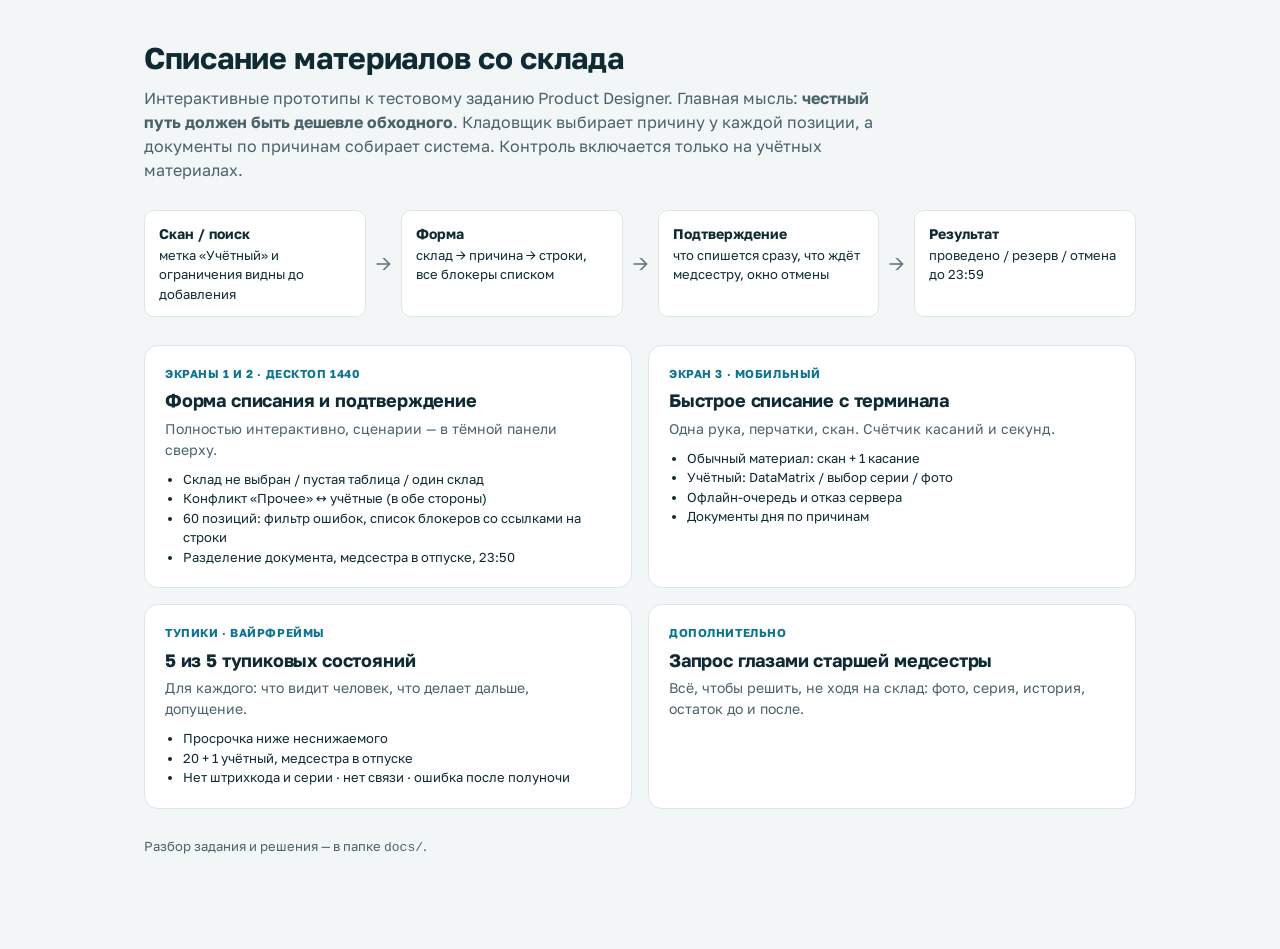
<file: index.html>
<!doctype html>
<html lang="ru">
<head>
<meta charset="utf-8">
<title>Списание материалов — прототипы</title>
<meta http-equiv="refresh" content="0; url=prototype/index.html">
</head>
<body><a href="prototype/index.html">Открыть прототипы</a></body>
</html>
</file>
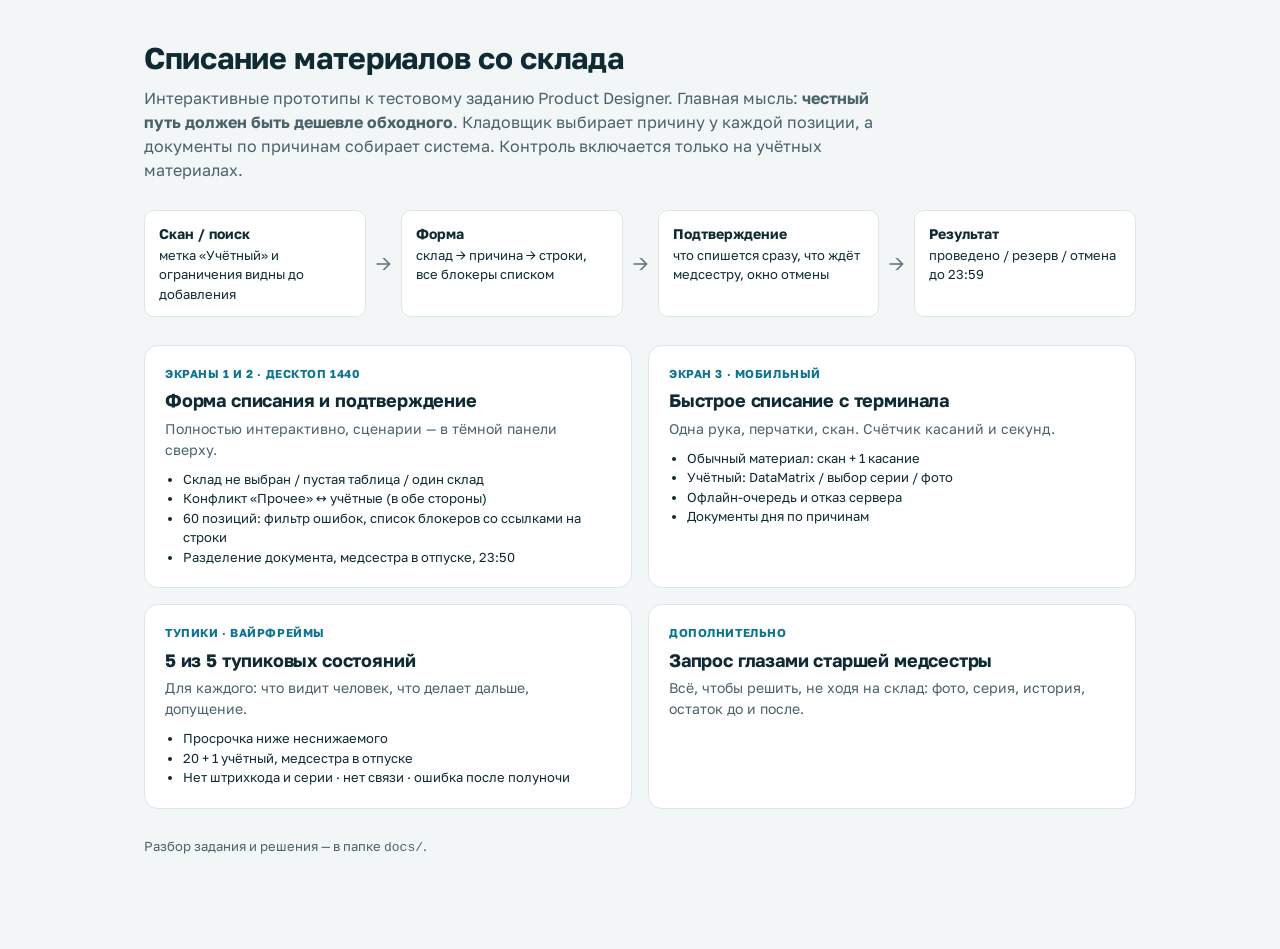
<file: prototype/index.html>
<!doctype html>
<html lang="ru">
<head>
<meta charset="utf-8">
<meta name="viewport" content="width=device-width, initial-scale=1">
<title>Списание материалов — прототипы</title>
<link rel="stylesheet" href="assets/style.css">
<style>
  .wrap { max-width: 1040px; margin: 0 auto; padding: 40px 24px 80px; }
  h1 { font-size: 30px; margin-bottom: 8px; }
  .lead { color: var(--muted); font-size: 16px; max-width: 760px; margin: 0 0 28px; }
  .flow { display: flex; gap: 10px; align-items: stretch; margin-bottom: 28px; flex-wrap: wrap; }
  .flow .st { flex: 1; min-width: 160px; background: var(--surface); border: 1px solid var(--border); border-radius: 10px; padding: 12px 14px; font-size: 13px; }
  .flow .st b { display: block; font-size: 14px; margin-bottom: 2px; }
  .flow .ar { align-self: center; color: var(--faint); font-size: 20px; }
  .cards { display: grid; grid-template-columns: repeat(2, 1fr); gap: 16px; }
  .card { display: block; background: var(--surface); border: 1px solid var(--border); border-radius: 14px; padding: 20px; text-decoration: none; color: inherit; transition: box-shadow .15s; }
  .card:hover { box-shadow: var(--shadow); border-color: var(--border-strong); }
  .card h2 { font-size: 18px; margin-bottom: 6px; }
  .card p { margin: 0 0 10px; color: var(--muted); }
  .card ul { margin: 0; padding-left: 18px; font-size: 13px; }
  .k { font-size: 11.5px; font-weight: 700; color: var(--accent); text-transform: uppercase; letter-spacing: .05em; margin-bottom: 6px; }
  @media (max-width: 720px) { .cards { grid-template-columns: 1fr; } }
</style>
</head>
<body>
<div class="wrap">
  <h1>Списание материалов со склада</h1>
  <p class="lead">Интерактивные прототипы к тестовому заданию Product Designer. Главная мысль: <b>честный путь должен быть дешевле обходного</b>. Кладовщик выбирает причину у каждой позиции, а документы по причинам собирает система. Контроль включается только на учётных материалах.</p>

  <div class="flow">
    <div class="st"><b>Скан / поиск</b>метка «Учётный» и ограничения видны до добавления</div><div class="ar">→</div>
    <div class="st"><b>Форма</b>склад → причина → строки, все блокеры списком</div><div class="ar">→</div>
    <div class="st"><b>Подтверждение</b>что спишется сразу, что ждёт медсестру, окно отмены</div><div class="ar">→</div>
    <div class="st"><b>Результат</b>проведено / резерв / отмена до 23:59</div>
  </div>

  <div class="cards">
    <a class="card" href="desktop.html"><div class="k">Экраны 1 и 2 · десктоп 1440</div><h2>Форма списания и подтверждение</h2><p>Полностью интерактивно, сценарии — в тёмной панели сверху.</p>
      <ul><li>Склад не выбран / пустая таблица / один склад</li><li>Конфликт «Прочее» ↔ учётные (в обе стороны)</li><li>60 позиций: фильтр ошибок, список блокеров со ссылками на строки</li><li>Разделение документа, медсестра в отпуске, 23:50</li></ul></a>
    <a class="card" href="mobile.html"><div class="k">Экран 3 · мобильный</div><h2>Быстрое списание с терминала</h2><p>Одна рука, перчатки, скан. Счётчик касаний и секунд.</p>
      <ul><li>Обычный материал: скан + 1 касание</li><li>Учётный: DataMatrix / выбор серии / фото</li><li>Офлайн-очередь и отказ сервера</li><li>Документы дня по причинам</li></ul></a>
    <a class="card" href="deadends.html"><div class="k">Тупики · вайрфреймы</div><h2>5 из 5 тупиковых состояний</h2><p>Для каждого: что видит человек, что делает дальше, допущение.</p>
      <ul><li>Просрочка ниже неснижаемого</li><li>20 + 1 учётный, медсестра в отпуске</li><li>Нет штрихкода и серии · нет связи · ошибка после полуночи</li></ul></a>
    <a class="card" href="deadends.html#nurse"><div class="k">Дополнительно</div><h2>Запрос глазами старшей медсестры</h2><p>Всё, чтобы решить, не ходя на склад: фото, серия, история, остаток до и после.</p></a>
  </div>
  <p style="margin-top:28px;color:var(--muted);font-size:13px">Разбор задания и решения — в папке <code>docs/</code>.</p>
</div>
</body>
</html>
</file>
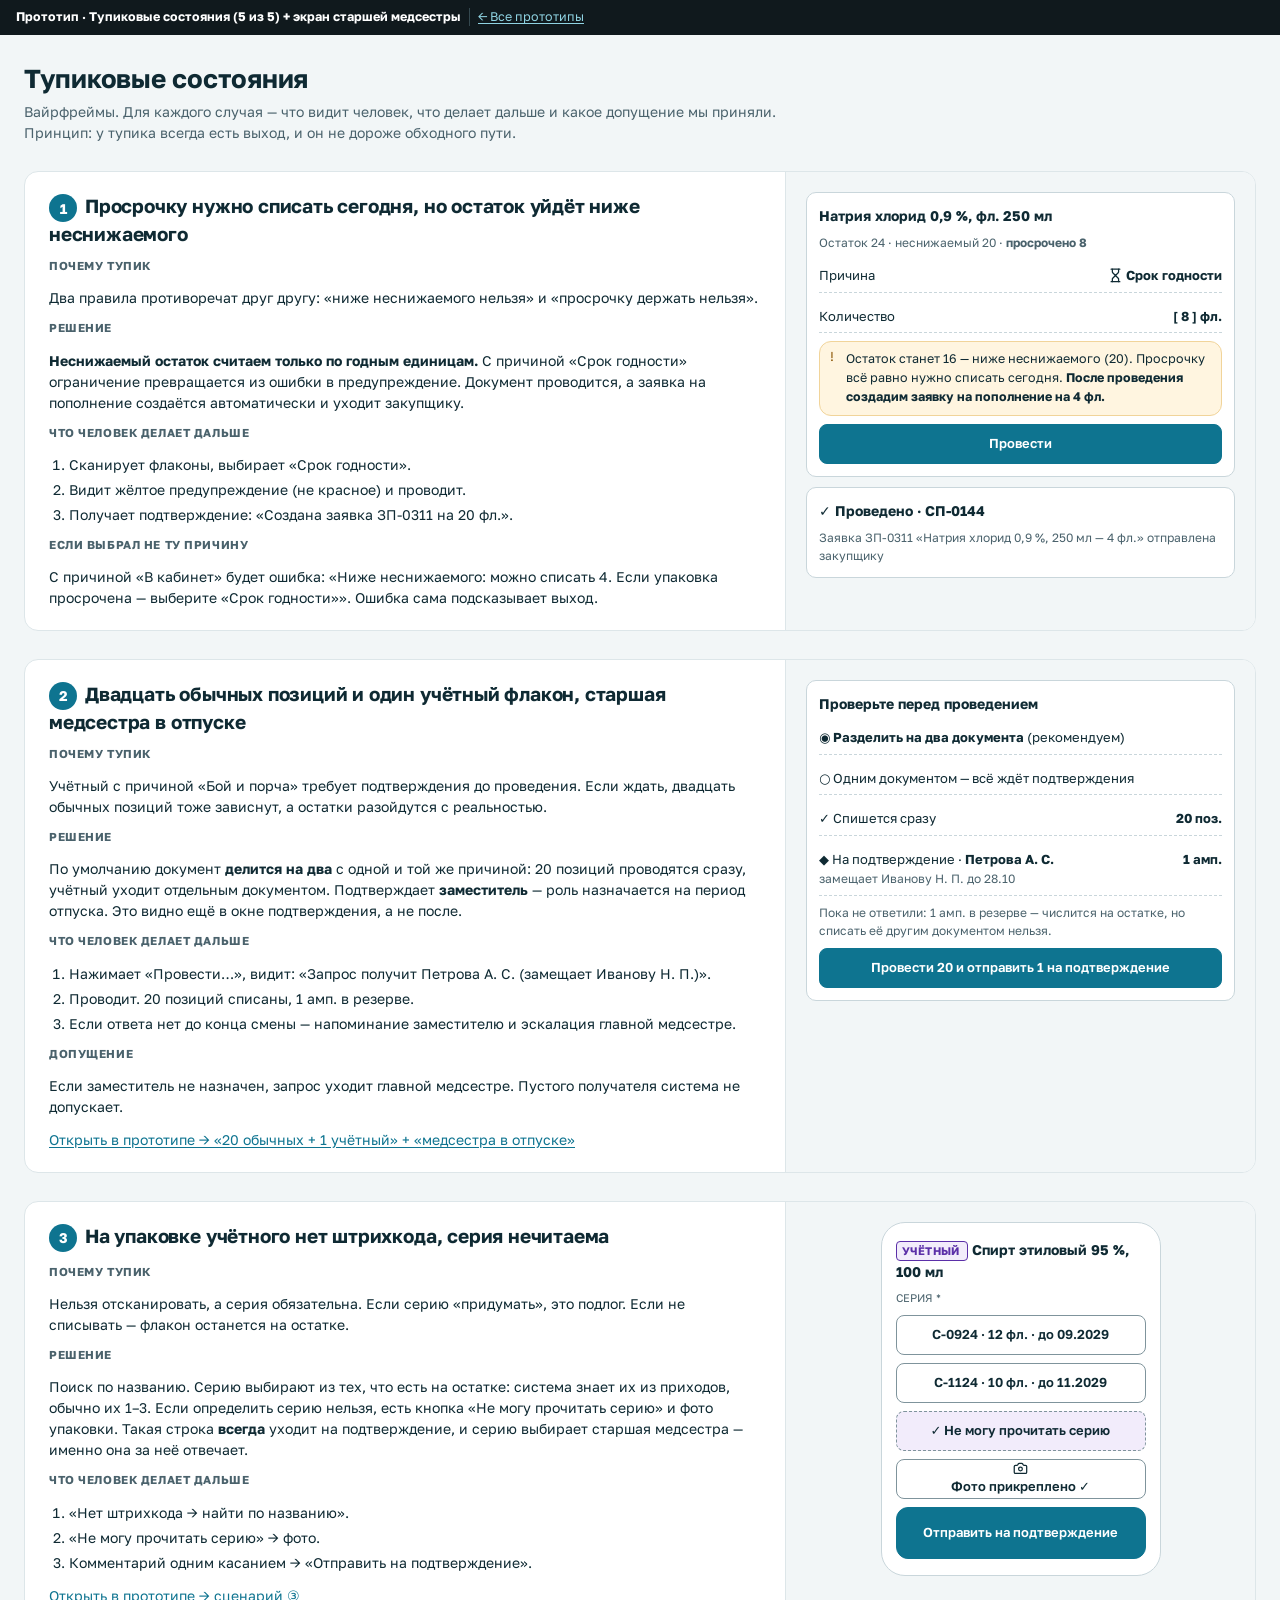
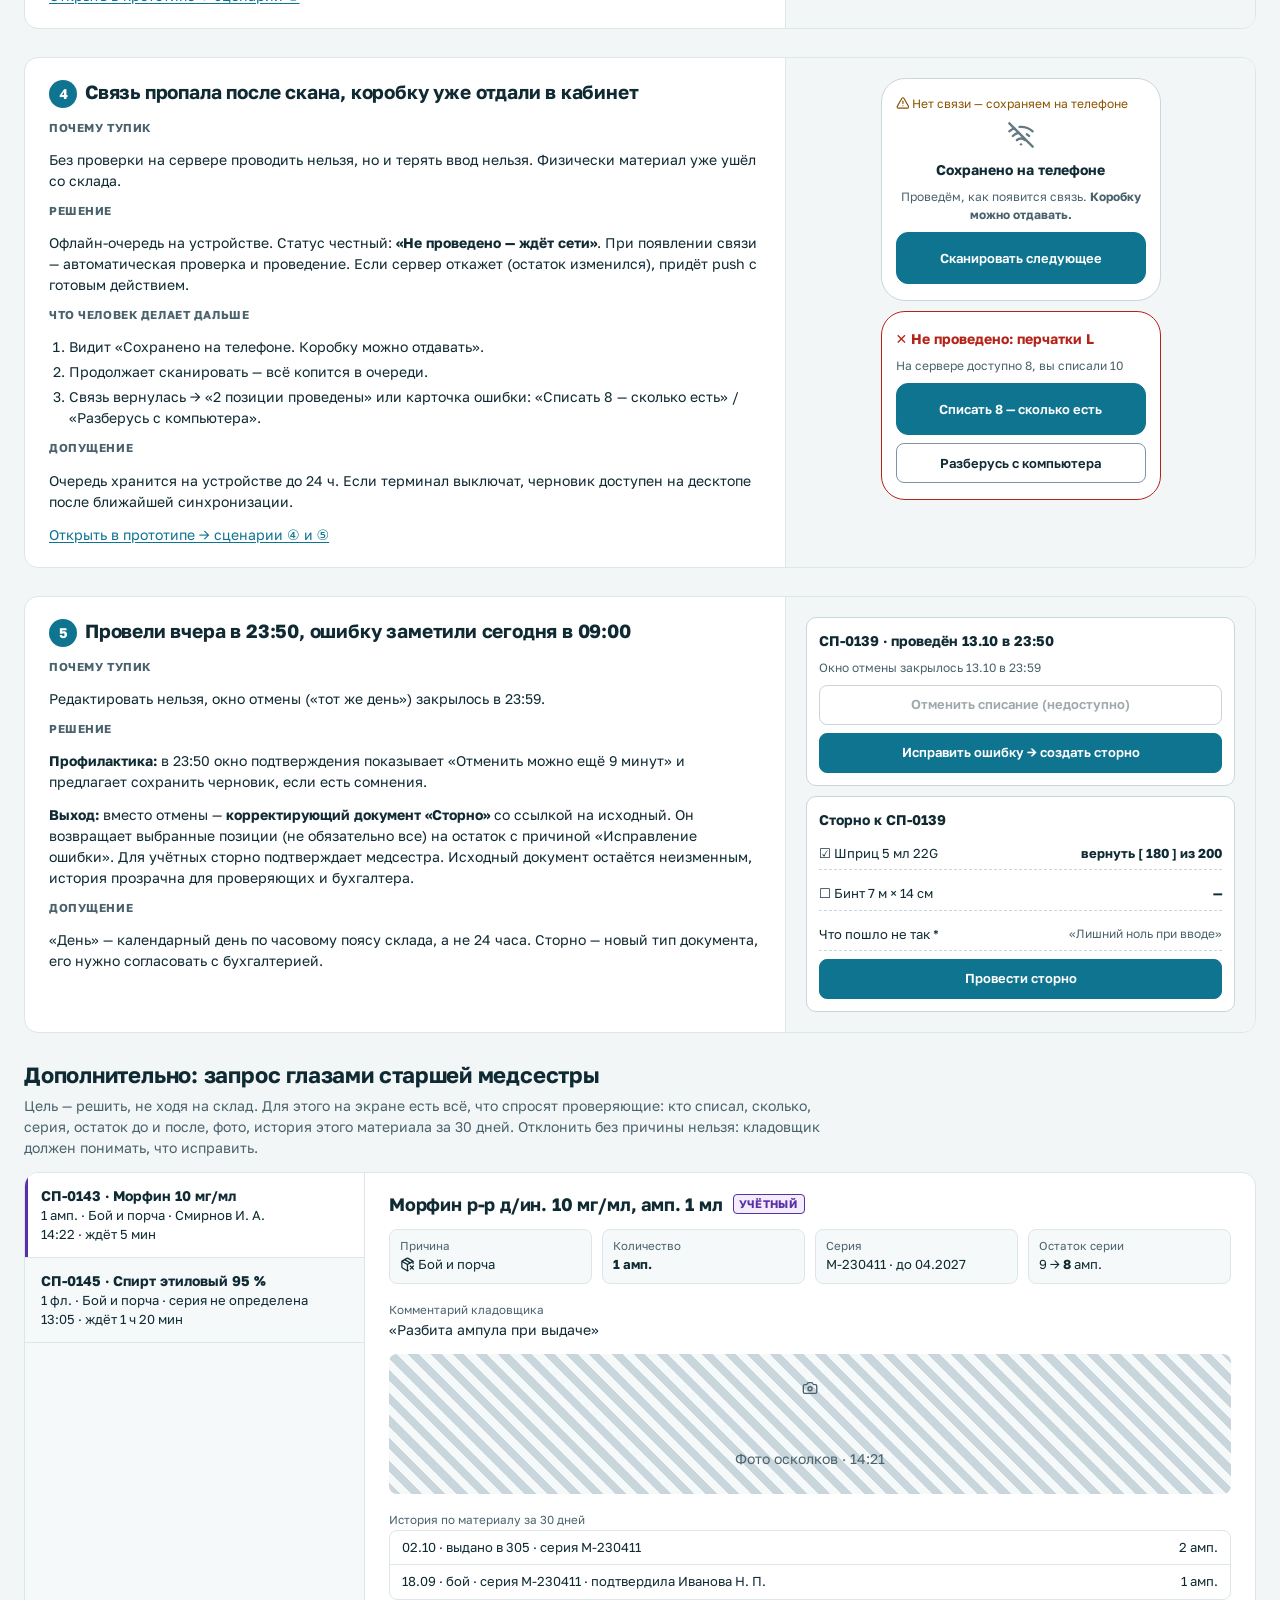
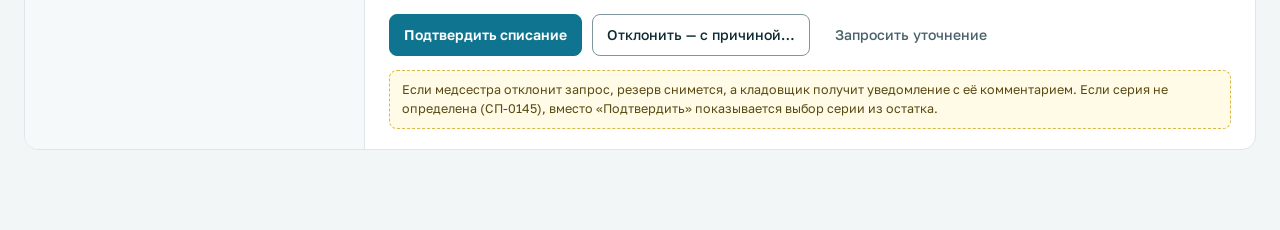
<file: prototype/deadends.html>
<!doctype html>
<html lang="ru">
<head>
<meta charset="utf-8">
<meta name="viewport" content="width=device-width, initial-scale=1">
<title>Тупиковые состояния</title>
<link rel="stylesheet" href="assets/style.css">
<style>
  .wrap { max-width: 1280px; margin: 0 auto; padding: 28px 24px 80px; display: flex; flex-direction: column; gap: 28px; }
  .intro h1 { font-size: 26px; margin-bottom: 6px; }
  .intro p { color: var(--muted); margin: 0; max-width: 820px; }
  .case { background: var(--surface); border: 1px solid var(--border); border-radius: 14px; display: grid; grid-template-columns: 1fr 470px; overflow: hidden; }
  .case-txt { padding: 22px 24px; display: flex; flex-direction: column; gap: 12px; }
  .case-txt h2 { font-size: 19px; }
  .case-txt .k { font-size: 11.5px; font-weight: 700; color: var(--muted); text-transform: uppercase; letter-spacing: .05em; }
  .case-txt p { margin: 0; }
  .steps { margin: 0; padding-left: 20px; display: flex; flex-direction: column; gap: 4px; }
  .case-mock { background: var(--bg); padding: 20px; display: flex; flex-direction: column; gap: 10px; border-left: 1px solid var(--border); }
  .num { display: inline-grid; place-items: center; width: 28px; height: 28px; border-radius: 50%; background: var(--accent); color: var(--on-accent); font-weight: 700; font-size: 14px; margin-right: 8px; }
  /* вайрфрейм */
  .wf { background: var(--surface); border: 1.5px solid var(--divider); border-radius: 10px; padding: 12px; font-size: 13px; display: flex; flex-direction: column; gap: 8px; }
  .wf.phone { width: 280px; align-self: center; border-radius: 24px; padding: 16px 14px; }
  .wf .h { font-weight: 700; font-size: 14px; }
  .wf .row { display: flex; justify-content: space-between; gap: 8px; padding: 6px 0; border-bottom: 1px dashed var(--divider); }
  .wf .row:last-child { border-bottom: 0; }
  .wf .bar { height: 10px; border-radius: 5px; background: var(--divider); }
  .wf .btnw { height: 40px; border-radius: 8px; border: 1.5px solid var(--border-strong); display: grid; place-items: center; font-weight: 600; }
  .wf .btnw.p { background: var(--accent); color: var(--on-accent); border-color: var(--accent); }
  .wf .btnw.big { height: 52px; border-radius: 12px; }
  .wf .muted { color: var(--muted); font-size: 12px; }
  .lbl-s { font-size: 11px; color: var(--muted); }
  .grid2 { display: grid; grid-template-columns: 1fr 1fr; gap: 8px; }
  .nurse { display: grid; grid-template-columns: 340px 1fr; gap: 0; border: 1px solid var(--border); border-radius: 14px; overflow: hidden; background: var(--surface); }
  .n-list { border-right: 1px solid var(--border); background: var(--surface-2); }
  .n-item { padding: 12px 16px; border-bottom: 1px solid var(--border); font-size: 13px; }
  .n-item.on { background: var(--surface); box-shadow: inset 3px 0 0 var(--pku); }
  .n-item b { display: block; font-size: 14px; }
  .n-main { padding: 20px 24px; display: flex; flex-direction: column; gap: 14px; }
  .facts { display: grid; grid-template-columns: repeat(4, 1fr); gap: 10px; }
  .facts div { background: var(--surface-2); border: 1px solid var(--border); border-radius: 8px; padding: 8px 10px; font-size: 13px; }
  .facts small { display: block; color: var(--muted); font-size: 11.5px; }
  .hist { font-size: 13px; border: 1px solid var(--border); border-radius: 8px; }
  .hist div { display: flex; justify-content: space-between; padding: 7px 12px; border-bottom: 1px solid var(--border); }
  .hist div:last-child { border-bottom: 0; }
  .photo { height: 140px; border-radius: 8px; background: repeating-linear-gradient(45deg, var(--divider), var(--divider) 8px, var(--surface-2) 8px, var(--surface-2) 16px); display: grid; place-items: center; color: var(--muted); }
</style>
</head>
<body>
<div class="demo-bar"><b>Прототип · Тупиковые состояния (5 из 5) + экран старшей медсестры</b><span class="sep"></span><a href="index.html">← Все прототипы</a></div>
<div class="wrap">
  <div class="intro"><h1>Тупиковые состояния</h1><p>Вайрфреймы. Для каждого случая — что видит человек, что делает дальше и какое допущение мы приняли. Принцип: у тупика всегда есть выход, и он не дороже обходного пути.</p></div>

  <!-- T1 -->
  <section class="case">
    <div class="case-txt">
      <h2><span class="num">1</span>Просрочку нужно списать сегодня, но остаток уйдёт ниже неснижаемого</h2>
      <div class="k">Почему тупик</div><p>Два правила противоречат друг другу: «ниже неснижаемого нельзя» и «просрочку держать нельзя».</p>
      <div class="k">Решение</div><p><b>Неснижаемый остаток считаем только по годным единицам.</b> С причиной «Срок годности» ограничение превращается из ошибки в предупреждение. Документ проводится, а заявка на пополнение создаётся автоматически и уходит закупщику.</p>
      <div class="k">Что человек делает дальше</div>
      <ol class="steps"><li>Сканирует флаконы, выбирает «Срок годности».</li><li>Видит жёлтое предупреждение (не красное) и проводит.</li><li>Получает подтверждение: «Создана заявка ЗП-0311 на 20 фл.».</li></ol>
      <div class="k">Если выбрал не ту причину</div><p>С причиной «В кабинет» будет ошибка: «Ниже неснижаемого: можно списать 4. Если упаковка просрочена — выберите «Срок годности»». Ошибка сама подсказывает выход.</p>
    </div>
    <div class="case-mock">
      <div class="wf"><div class="h">Натрия хлорид 0,9 %, фл. 250 мл</div><div class="muted">Остаток 24 · неснижаемый 20 · <b>просрочено 8</b></div>
        <div class="row"><span>Причина</span><b><i data-ic="hourglass"></i> Срок годности</b></div>
        <div class="row"><span>Количество</span><b>[ 8 ] фл.</b></div>
        <div class="banner warn" style="padding:8px 10px"><div class="b-ico">!</div><div class="b-body" style="font-size:12.5px">Остаток станет 16 — ниже неснижаемого (20). Просрочку всё равно нужно списать сегодня. <b>После проведения создадим заявку на пополнение на 4 фл.</b></div></div>
        <div class="btnw p">Провести</div>
      </div>
      <div class="wf"><div class="h">✓ Проведено · СП-0144</div><div class="muted">Заявка ЗП-0311 «Натрия хлорид 0,9 %, 250 мл — 4 фл.» отправлена закупщику</div></div>
    </div>
  </section>

  <!-- T2 -->
  <section class="case">
    <div class="case-txt">
      <h2><span class="num">2</span>Двадцать обычных позиций и один учётный флакон, старшая медсестра в отпуске</h2>
      <div class="k">Почему тупик</div><p>Учётный с причиной «Бой и порча» требует подтверждения до проведения. Если ждать, двадцать обычных позиций тоже зависнут, а остатки разойдутся с реальностью.</p>
      <div class="k">Решение</div><p>По умолчанию документ <b>делится на два</b> с одной и той же причиной: 20 позиций проводятся сразу, учётный уходит отдельным документом. Подтверждает <b>заместитель</b> — роль назначается на период отпуска. Это видно ещё в окне подтверждения, а не после.</p>
      <div class="k">Что человек делает дальше</div>
      <ol class="steps"><li>Нажимает «Провести…», видит: «Запрос получит Петрова А. С. (замещает Иванову Н. П.)».</li><li>Проводит. 20 позиций списаны, 1 амп. в резерве.</li><li>Если ответа нет до конца смены — напоминание заместителю и эскалация главной медсестре.</li></ol>
      <div class="k">Допущение</div><p>Если заместитель не назначен, запрос уходит главной медсестре. Пустого получателя система не допускает.</p>
      <p><a href="desktop.html">Открыть в прототипе → «20 обычных + 1 учётный» + «медсестра в отпуске»</a></p>
    </div>
    <div class="case-mock">
      <div class="wf"><div class="h">Проверьте перед проведением</div>
        <div class="row"><span>◉ <b>Разделить на два документа</b> (рекомендуем)</span></div>
        <div class="row"><span>○ Одним документом — всё ждёт подтверждения</span></div>
        <div class="row"><span>✓ Спишется сразу</span><b>20 поз.</b></div>
        <div class="row"><span>◆ На подтверждение · <b>Петрова А. С.</b><br><span class="muted">замещает Иванову Н. П. до 28.10</span></span><b>1 амп.</b></div>
        <div class="muted">Пока не ответили: 1 амп. в резерве — числится на остатке, но списать её другим документом нельзя.</div>
        <div class="btnw p">Провести 20 и отправить 1 на подтверждение</div>
      </div>
    </div>
  </section>

  <!-- T3 -->
  <section class="case">
    <div class="case-txt">
      <h2><span class="num">3</span>На упаковке учётного нет штрихкода, серия нечитаема</h2>
      <div class="k">Почему тупик</div><p>Нельзя отсканировать, а серия обязательна. Если серию «придумать», это подлог. Если не списывать — флакон останется на остатке.</p>
      <div class="k">Решение</div><p>Поиск по названию. Серию выбирают из тех, что есть на остатке: система знает их из приходов, обычно их 1–3. Если определить серию нельзя, есть кнопка «Не могу прочитать серию» и фото упаковки. Такая строка <b>всегда</b> уходит на подтверждение, и серию выбирает старшая медсестра — именно она за неё отвечает.</p>
      <div class="k">Что человек делает дальше</div>
      <ol class="steps"><li>«Нет штрихкода → найти по названию».</li><li>«Не могу прочитать серию» → фото.</li><li>Комментарий одним касанием → «Отправить на подтверждение».</li></ol>
      <p><a href="mobile.html">Открыть в прототипе → сценарий ③</a></p>
    </div>
    <div class="case-mock">
      <div class="wf phone"><div class="h"><span class="pku">Учётный</span> Спирт этиловый 95 %, 100 мл</div>
        <div class="lbl-s">СЕРИЯ *</div>
        <div class="btnw">С-0924 · 12 фл. · до 09.2029</div>
        <div class="btnw">С-1124 · 10 фл. · до 11.2029</div>
        <div class="btnw" style="border-style:dashed;background:var(--pku-bg)">✓ Не могу прочитать серию</div>
        <div class="btnw"><i data-ic="camera"></i> Фото прикреплено ✓</div>
        <div class="btnw big p">Отправить на подтверждение</div>
      </div>
    </div>
  </section>

  <!-- T4 -->
  <section class="case">
    <div class="case-txt">
      <h2><span class="num">4</span>Связь пропала после скана, коробку уже отдали в кабинет</h2>
      <div class="k">Почему тупик</div><p>Без проверки на сервере проводить нельзя, но и терять ввод нельзя. Физически материал уже ушёл со склада.</p>
      <div class="k">Решение</div><p>Офлайн-очередь на устройстве. Статус честный: <b>«Не проведено — ждёт сети»</b>. При появлении связи — автоматическая проверка и проведение. Если сервер откажет (остаток изменился), придёт push с готовым действием.</p>
      <div class="k">Что человек делает дальше</div>
      <ol class="steps"><li>Видит «Сохранено на телефоне. Коробку можно отдавать».</li><li>Продолжает сканировать — всё копится в очереди.</li><li>Связь вернулась → «2 позиции проведены» или карточка ошибки: «Списать 8 — сколько есть» / «Разберусь с компьютера».</li></ol>
      <div class="k">Допущение</div><p>Очередь хранится на устройстве до 24 ч. Если терминал выключат, черновик доступен на десктопе после ближайшей синхронизации.</p>
      <p><a href="mobile.html">Открыть в прототипе → сценарии ④ и ⑤</a></p>
    </div>
    <div class="case-mock">
      <div class="wf phone"><div class="muted" style="color:var(--warn)"><i data-ic="triangle-alert"></i> Нет связи — сохраняем на телефоне</div>
        <div style="text-align:center;color:var(--faint)"><i data-ic="wifi-off" data-cls="xl"></i></div><div class="h" style="text-align:center">Сохранено на телефоне</div>
        <div class="muted" style="text-align:center">Проведём, как появится связь. <b>Коробку можно отдавать.</b></div>
        <div class="btnw big p">Сканировать следующее</div></div>
      <div class="wf phone" style="border-color:var(--danger)"><div class="h" style="color:var(--danger)">✕ Не проведено: перчатки L</div>
        <div class="muted">На сервере доступно 8, вы списали 10</div>
        <div class="btnw big p">Списать 8 — сколько есть</div><div class="btnw">Разберусь с компьютера</div></div>
    </div>
  </section>

  <!-- T5 -->
  <section class="case">
    <div class="case-txt">
      <h2><span class="num">5</span>Провели вчера в 23:50, ошибку заметили сегодня в 09:00</h2>
      <div class="k">Почему тупик</div><p>Редактировать нельзя, окно отмены («тот же день») закрылось в 23:59.</p>
      <div class="k">Решение</div>
      <p><b>Профилактика:</b> в 23:50 окно подтверждения показывает «Отменить можно ещё 9 минут» и предлагает сохранить черновик, если есть сомнения.</p>
      <p><b>Выход:</b> вместо отмены — <b>корректирующий документ «Сторно»</b> со ссылкой на исходный. Он возвращает выбранные позиции (не обязательно все) на остаток с причиной «Исправление ошибки». Для учётных сторно подтверждает медсестра. Исходный документ остаётся неизменным, история прозрачна для проверяющих и бухгалтера.</p>
      <div class="k">Допущение</div><p>«День» — календарный день по часовому поясу склада, а не 24 часа. Сторно — новый тип документа, его нужно согласовать с бухгалтерией.</p>
    </div>
    <div class="case-mock">
      <div class="wf"><div class="h">СП-0139 · проведён 13.10 в 23:50</div>
        <div class="muted">Окно отмены закрылось 13.10 в 23:59</div>
        <div class="btnw" style="opacity:.4">Отменить списание (недоступно)</div>
        <div class="btnw p">Исправить ошибку → создать сторно</div></div>
      <div class="wf"><div class="h">Сторно к СП-0139</div>
        <div class="row"><span>☑ Шприц 5 мл 22G</span><b>вернуть [ 180 ] из 200</b></div>
        <div class="row"><span>☐ Бинт 7 м × 14 см</span><b>—</b></div>
        <div class="row"><span>Что пошло не так *</span><span class="muted">«Лишний ноль при вводе»</span></div>
        <div class="btnw p">Провести сторно</div></div>
    </div>
  </section>

  <!-- Nurse -->
  <section id="nurse">
    <h2 style="font-size:22px;margin-bottom:6px">Дополнительно: запрос глазами старшей медсестры</h2>
    <p style="color:var(--muted);margin:0 0 14px;max-width:820px">Цель — решить, не ходя на склад. Для этого на экране есть всё, что спросят проверяющие: кто списал, сколько, серия, остаток до и после, фото, история этого материала за 30 дней. Отклонить без причины нельзя: кладовщик должен понимать, что исправить.</p>
    <div class="nurse">
      <div class="n-list">
        <div class="n-item on"><b>СП-0143 · Морфин 10 мг/мл</b>1 амп. · Бой и порча · Смирнов И. А.<br><span class="muted">14:22 · ждёт 5 мин</span></div>
        <div class="n-item"><b>СП-0145 · Спирт этиловый 95 %</b>1 фл. · Бой и порча · серия не определена<br><span class="muted">13:05 · ждёт 1 ч 20 мин</span></div>
      </div>
      <div class="n-main">
        <div style="display:flex;gap:10px;align-items:center"><h3 style="font-size:18px">Морфин р-р д/ин. 10 мг/мл, амп. 1 мл</h3><span class="pku">Учётный</span></div>
        <div class="facts">
          <div><small>Причина</small><i data-ic="package-x"></i> Бой и порча</div><div><small>Количество</small><b>1 амп.</b></div>
          <div><small>Серия</small>М-230411 · до 04.2027</div><div><small>Остаток серии</small>9 → <b>8</b> амп.</div>
        </div>
        <div><small style="color:var(--muted)">Комментарий кладовщика</small><div>«Разбита ампула при выдаче»</div></div>
        <div class="photo"><i data-ic="camera"></i> Фото осколков · 14:21</div>
        <div><small style="color:var(--muted)">История по материалу за 30 дней</small>
          <div class="hist"><div><span>02.10 · выдано в 305 · серия М-230411</span><span>2 амп.</span></div><div><span>18.09 · бой · серия М-230411 · подтвердила Иванова Н. П.</span><span>1 амп.</span></div></div></div>
        <div style="display:flex;gap:10px"><button class="btn primary" style="height:42px">Подтвердить списание</button><button class="btn" style="height:42px">Отклонить — с причиной…</button><button class="btn ghost" style="height:42px">Запросить уточнение</button></div>
        <div class="note">Если медсестра отклонит запрос, резерв снимется, а кладовщик получит уведомление с её комментарием. Если серия не определена (СП-0145), вместо «Подтвердить» показывается выбор серии из остатка.</div>
      </div>
    </div>
  </section>
</div>
<script src="assets/icons.js"></script>
<script>document.querySelectorAll("[data-ic]").forEach(el => { el.outerHTML = icon(el.dataset.ic, el.dataset.cls || ""); });</script>
</body>
</html>
</file>
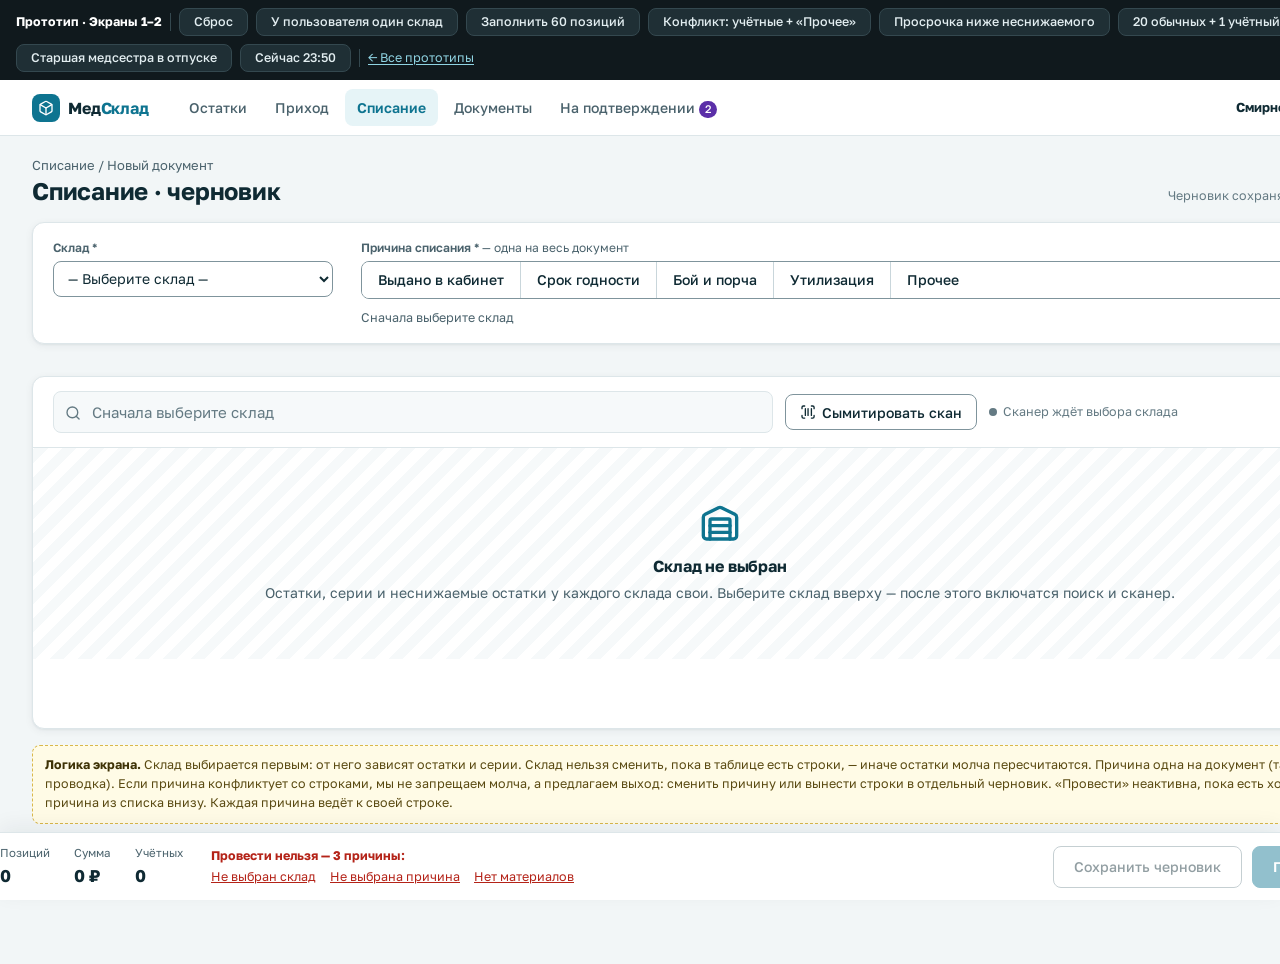
<file: prototype/desktop.html>
<!doctype html>
<html lang="ru">
<head>
<meta charset="utf-8">
<meta name="viewport" content="width=1440">
<title>Списание — форма (десктоп)</title>
<link rel="stylesheet" href="assets/style.css">
<style>
  body { min-width: 1440px; }
  .app-header { display: flex; align-items: center; gap: 28px; height: 56px; padding: 0 32px; background: var(--surface); border-bottom: 1px solid var(--border); }
  .logo { display: flex; align-items: center; gap: 8px; font-weight: 700; font-size: 16px; letter-spacing: -.01em; }
  .logo .mark { width: 28px; height: 28px; border-radius: 8px; background: var(--accent); color: var(--on-accent); display: grid; place-items: center; }
  .logo .mark .ic { width: 16px; height: 16px; }
  .logo b { color: var(--accent); font-weight: inherit; }
  .nav { display: flex; gap: 4px; }
  .nav a { padding: 8px 12px; border-radius: 8px; color: var(--muted); text-decoration: none; font-weight: 500; transition: background-color var(--t-fast) var(--ease), color var(--t-fast) var(--ease); }
  .nav a:hover { background: var(--surface-2); color: var(--text); }
  .nav a.active { background: var(--accent-bg); color: var(--accent); font-weight: 600; }
  .nav .count { display: inline-block; min-width: 18px; padding: 0 5px; margin-left: 4px; border-radius: 9px; background: var(--pku); color: var(--on-accent); font-size: 11px; text-align: center; }
  .user { margin-left: auto; color: var(--muted); font-size: 13px; }
  .user b { color: var(--text); }

  .page { width: 1376px; margin: 0 auto; padding: 20px 0 140px; display: flex; flex-direction: column; gap: 16px; }
  .title-row { display: flex; align-items: baseline; gap: 14px; }
  .title-row h1 { font-size: 24px; }
  .crumbs { color: var(--muted); font-size: 13px; }
  .autosave { color: var(--faint); font-size: 12.5px; margin-left: auto; }
  .linked { font-size: 12.5px; }

  .card { background: var(--surface); border: 1px solid var(--border); border-radius: var(--radius-lg); box-shadow: var(--shadow); }
  .doc-head { padding: 16px 20px; display: grid; grid-template-columns: 280px 1fr; gap: 20px 28px; }
  .doc-head .wide { grid-column: 1 / -1; }
  .ro-wh { height: 36px; display: flex; align-items: center; gap: 8px; font-weight: 600; }
  .ro-wh small { color: var(--muted); font-weight: 400; }
  .seg { display: inline-flex; border: 1px solid var(--border-strong); border-radius: var(--radius); overflow: hidden; }
  .seg button { height: 36px; padding: 0 16px; border: 0; border-right: 1px solid var(--divider); background: var(--surface); cursor: pointer; display: inline-flex; align-items: center; gap: 6px; font-weight: 500; transition: background-color var(--t-fast) var(--ease), color var(--t-fast) var(--ease); }
  .seg button:last-child { border-right: 0; }
  .seg button:hover { background: var(--surface-2); }
  .seg button[aria-pressed="true"] { background: var(--accent); color: var(--on-accent); font-weight: 600; }
  .seg button[aria-pressed="true"]::before { content: "✓"; }
  .seg.err { border-color: var(--danger); box-shadow: 0 0 0 1px var(--danger); }
  .seg button .mk { font-size: 11px; color: var(--danger); font-weight: 700; }
  .seg button[aria-pressed="true"] .mk { color: var(--danger-bg); }
  .reason-row { display: flex; gap: 20px; align-items: flex-end; flex-wrap: wrap; }
  .ledger { font-size: 12.5px; color: var(--muted); margin-top: 6px; }
  .sub-fields { display: flex; gap: 16px; margin-top: 12px; }

  .table-card { overflow: visible; }
  .toolbar { display: flex; gap: 12px; align-items: center; padding: 14px 20px; border-bottom: 1px solid var(--border); position: relative; }
  .search { position: relative; flex: 1; max-width: 720px; }
  .search .input { width: 100%; height: 42px; padding-left: 38px; font-size: 15px; }
  .search .s-ico { position: absolute; left: 12px; top: 11px; color: var(--faint); }
  .scan-ind { display: inline-flex; align-items: center; gap: 6px; font-size: 12.5px; color: var(--ok); }
  .scan-ind .dot { width: 8px; height: 8px; border-radius: 50%; background: var(--ok); box-shadow: 0 0 0 3px var(--ok-bg); }
  .scan-ind.off { color: var(--faint); } .scan-ind.off .dot { background: var(--faint); box-shadow: none; }
  .filters { margin-left: auto; display: flex; gap: 4px; }
  .filters button { height: 32px; padding: 0 12px; border-radius: 16px; border: 1px solid var(--border); background: var(--surface); cursor: pointer; font-size: 13px; }
  .filters button[aria-pressed="true"] { background: var(--text); color: var(--on-accent); border-color: var(--text); }

  .results { position: absolute; left: 0; right: 0; top: 46px; z-index: 30; background: var(--surface); border: 1px solid var(--border-strong); border-radius: 10px; box-shadow: var(--shadow-pop); max-height: 460px; overflow: auto; }
  .res { display: grid; grid-template-columns: 1fr 190px 120px; gap: 12px; padding: 10px 14px; border-bottom: 1px solid var(--border); cursor: pointer; align-items: center; }
  .res:last-child { border-bottom: 0; }
  .res.active, .res:hover { background: var(--accent-bg); }
  .res .r-name { font-weight: 500; }
  .res .r-meta { display: flex; gap: 6px; flex-wrap: wrap; margin-top: 4px; font-size: 12px; color: var(--muted); align-items: center; }
  .res .r-stock { font-size: 13px; }
  .res .r-stock small { display: block; color: var(--muted); font-size: 12px; }
  .res-head { padding: 8px 14px; font-size: 12px; color: var(--muted); background: var(--surface-2); border-bottom: 1px solid var(--border); display: flex; justify-content: space-between; }
  .res-empty { padding: 18px 14px; color: var(--muted); }

  .tbl-wrap { max-height: calc(100vh - 330px); min-height: 280px; overflow: auto; }
  table { width: 100%; border-collapse: separate; border-spacing: 0; }
  tbody.line:hover td { background-color: var(--surface-2); }
  thead th { position: sticky; top: 0; z-index: 5; background: var(--surface-2); text-align: left; font-size: 12px; font-weight: 600; color: var(--muted); padding: 9px 10px; border-bottom: 1px solid var(--border); white-space: nowrap; }
  td { padding: 10px 10px; vertical-align: top; border-bottom: 1px solid var(--border); }
  tbody.line.has-sub tr.main td { border-bottom: 0; }
  tbody.line tr.sub td { padding-top: 0; }
  tbody.line.is-err { box-shadow: inset 4px 0 0 var(--danger); }
  tbody.line.is-err td:first-child { box-shadow: inset 4px 0 0 var(--danger); }
  tbody.line.is-warn td:first-child { box-shadow: inset 4px 0 0 var(--warn-edge); }
  tbody.line.is-pku td:first-child { background: linear-gradient(90deg, transparent 4px, var(--pku-bg) 4px); }
  tbody.line.flash td { animation: flash 1.4s ease-out; }
  @keyframes flash { from { background: var(--flash); } to { background: transparent; } }
  .c-n { width: 44px; color: var(--faint); font-variant-numeric: tabular-nums; }
  .c-name { min-width: 360px; }
  .c-unit { width: 64px; color: var(--muted); }
  .c-stock { width: 170px; font-variant-numeric: tabular-nums; }
  .c-qty { width: 190px; }
  .c-ser { width: 230px; }
  .c-st { width: 150px; }
  .c-del { width: 48px; text-align: right; }
  .nm { font-weight: 500; }
  .nm-meta { display: flex; gap: 6px; align-items: center; flex-wrap: wrap; margin-top: 4px; font-size: 12px; color: var(--muted); }
  .stk b { font-size: 14px; }
  .stk small { display: block; color: var(--muted); font-size: 12px; line-height: 1.35; }
  .qty { display: flex; align-items: center; gap: 6px; }
  .qty .input { width: 92px; text-align: right; font-variant-numeric: tabular-nums; }
  .qty .u { color: var(--muted); font-size: 12.5px; }
  .cell-msgs { display: flex; flex-direction: column; gap: 4px; margin-top: 6px; }
  .cell-msgs .lnk { background: none; border: 0; padding: 0; color: var(--accent); cursor: pointer; text-decoration: underline; font-size: 12.5px; }
  .ser .select { width: 100%; }
  .dash { color: var(--faint); }
  .st { display: inline-flex; align-items: center; gap: 6px; font-size: 12.5px; font-weight: 600; white-space: nowrap; }
  .st.ok { color: var(--ok); } .st.err { color: var(--danger); } .st.warn { color: var(--warn); } .st.wait { color: var(--pku); }
  .st .sh { display: inline-grid; place-items: center; width: 18px; height: 18px; font-size: 11px; color: var(--on-accent); }
  .st.ok .sh { background: var(--ok); border-radius: 50%; }
  .st.err .sh { background: var(--danger); border-radius: 3px; }
  .st.warn .sh { background: var(--warn-mark); clip-path: polygon(50% 0, 100% 100%, 0 100%); padding-top: 4px; }
  .st.wait .sh { background: var(--pku); border-radius: 3px; transform: rotate(45deg); }
  .st.wait .sh span { transform: rotate(-45deg); }
  .subbox { display: grid; grid-template-columns: 1fr; gap: 6px; margin-left: 44px; padding: 10px 12px; border: 1px dashed var(--pku-border); border-radius: 8px; background: var(--pku-surface); }
  .subbox label { font-size: 12px; font-weight: 600; color: var(--pku); }
  .subbox .row { display: flex; gap: 8px; align-items: center; }
  .subbox .input { flex: 1; }
  .chips { display: flex; gap: 6px; flex-wrap: wrap; }
  .chip { height: 26px; padding: 0 10px; border-radius: 13px; border: 1px solid var(--border-strong); background: var(--surface); font-size: 12px; cursor: pointer; }
  .chip:hover { background: var(--surface-2); }

  .empty { padding: 56px 20px; text-align: center; color: var(--muted); }
  .empty .big { color: var(--accent); margin-bottom: 10px; }
  .empty .big .ic { width: 40px; height: 40px; }
  .empty h3 { color: var(--text); font-size: 16px; margin-bottom: 6px; }
  .empty.locked { background: repeating-linear-gradient(-45deg, var(--surface), var(--surface) 10px, var(--surface-2) 10px, var(--surface-2) 20px); }

  .footer { position: fixed; left: 0; right: 0; bottom: 0; z-index: 40; background: var(--surface); border-top: 1px solid var(--border); box-shadow: var(--shadow-dock); }
  .footer-in { width: 1376px; margin: 0 auto; display: flex; gap: 28px; align-items: center; padding: 12px 0; }
  .totals { display: flex; gap: 24px; font-variant-numeric: tabular-nums; }
  .totals div small { display: block; font-size: 11.5px; color: var(--muted); }
  .totals div b { font-size: 17px; }
  .blockers { flex: 1; min-width: 0; font-size: 12.5px; }
  .blockers .bt { font-weight: 700; color: var(--danger); margin-bottom: 2px; }
  .blockers ul { margin: 0; padding: 0; list-style: none; display: flex; gap: 4px 14px; flex-wrap: wrap; }
  .blockers li button { background: none; border: 0; padding: 0; color: var(--danger); text-decoration: underline; cursor: pointer; font-size: 12.5px; }
  .blockers li span { color: var(--danger); }
  .blockers .ready { color: var(--ok); font-weight: 600; }
  .actions { display: flex; gap: 10px; }
  .actions .btn { height: 42px; padding: 0 20px; }

  /* Модалка подтверждения */
  .overlay { position: fixed; inset: 0; z-index: 100; background: var(--scrim); display: flex; align-items: flex-start; justify-content: center; padding: 48px 0; overflow: auto; }
  .modal { width: 820px; background: var(--surface); border-radius: 14px; box-shadow: var(--shadow-modal); }
  .m-head { padding: 20px 24px 14px; border-bottom: 1px solid var(--border); }
  .m-head h2 { font-size: 20px; }
  .m-sum { display: grid; grid-template-columns: repeat(3, auto); justify-content: start; gap: 4px 32px; margin-top: 12px; font-size: 13px; }
  .m-sum small { display: block; color: var(--muted); font-size: 12px; }
  .m-body { padding: 16px 24px; display: flex; flex-direction: column; gap: 16px; }
  .grp { border: 1px solid var(--border); border-radius: 10px; overflow: hidden; }
  .grp-h { display: flex; gap: 10px; align-items: center; padding: 10px 14px; background: var(--surface-2); border-bottom: 1px solid var(--border); }
  .grp-h b { font-size: 14px; }
  .grp-h .cnt { margin-left: auto; color: var(--muted); font-size: 12.5px; }
  .grp.wait .grp-h { background: var(--pku-bg); }
  .grp ul { list-style: none; margin: 0; padding: 0; max-height: 220px; overflow: auto; }
  .grp li { display: grid; grid-template-columns: 1fr 110px; gap: 10px; padding: 8px 14px; border-bottom: 1px solid var(--border); font-size: 13px; }
  .grp li:last-child { border-bottom: 0; }
  .grp li .q { text-align: right; font-variant-numeric: tabular-nums; font-weight: 600; }
  .grp li .ex { grid-column: 1 / -1; font-size: 12px; color: var(--muted); margin-top: -4px; }
  .grp .after { padding: 10px 14px; font-size: 12.5px; background: var(--surface); border-top: 1px solid var(--border); color: var(--muted); }
  .grp .after b { color: var(--text); }
  .mode { display: flex; flex-direction: column; gap: 8px; }
  .mode label { display: flex; gap: 10px; align-items: flex-start; padding: 10px 12px; border: 1px solid var(--border); border-radius: 8px; cursor: pointer; }
  .mode label:has(input:checked) { border-color: var(--accent); background: var(--accent-bg); }
  .mode small { display: block; color: var(--muted); }
  .irrev { display: flex; gap: 12px; padding: 12px 14px; border-radius: 10px; background: var(--surface-2); border: 1px solid var(--border); }
  .irrev .clock { font-size: 22px; }
  .irrev.late { background: var(--warn-bg); border-color: var(--warn-border); }
  .m-foot { display: flex; gap: 10px; justify-content: flex-end; align-items: center; padding: 14px 24px 20px; border-top: 1px solid var(--border); }
  .m-foot .left { margin-right: auto; color: var(--muted); font-size: 12.5px; }
  .m-foot .btn { height: 42px; padding: 0 20px; }
  .res-doc { display: flex; gap: 14px; padding: 14px; border: 1px solid var(--border); border-radius: 10px; align-items: flex-start; }
  .res-doc .num { font-weight: 700; }
</style>
</head>
<body>

<div class="demo-bar">
  <b>Прототип · Экраны 1–2</b>
  <span class="sep"></span>
  <button class="btn" data-demo="reset">Сброс</button>
  <button class="btn" data-demo="one-wh">У пользователя один склад</button>
  <button class="btn" data-demo="fill60">Заполнить 60 позиций</button>
  <button class="btn" data-demo="other-conflict">Конфликт: учётные + «Прочее»</button>
  <button class="btn" data-demo="expired">Просрочка ниже неснижаемого</button>
  <button class="btn" data-demo="twenty-one">20 обычных + 1 учётный</button>
  <span class="sep"></span>
  <button class="btn" data-demo="vacation">Старшая медсестра в отпуске</button>
  <button class="btn" data-demo="late">Сейчас 23:50</button>
  <span class="sep"></span>
  <a href="index.html">← Все прототипы</a>
</div>

<header class="app-header">
  <div class="logo"><span class="mark" id="logoMark"></span><span>Мед<b>Склад</b></span></div>
  <nav class="nav">
    <a href="#">Остатки</a><a href="#">Приход</a><a href="#" class="active">Списание</a><a href="#">Документы</a>
    <a href="deadends.html#nurse">На подтверждении<span class="count">2</span></a>
  </nav>
  <div class="user"><b>Смирнов И. А.</b> · кладовщик</div>
</header>

<main class="page">
  <div>
    <div class="crumbs">Списание / Новый документ</div>
    <div class="title-row">
      <h1>Списание · черновик</h1>
      <span id="linked" class="linked"></span>
      <span class="autosave" id="autosave">Черновик сохраняется автоматически</span>
    </div>
  </div>

  <section class="card doc-head" id="docHead"></section>

  <div id="conflict"></div>

  <section class="card table-card">
    <div class="toolbar">
      <div class="search">
        <span class="s-ico" id="sIco"></span>
        <input id="search" class="input" autocomplete="off" placeholder="Название, артикул или скан штрихкода">
        <div id="results" class="results" hidden></div>
      </div>
      <button class="btn" id="simScan" title="В реальности — сканер, подключённый как клавиатура"><span id="scanIco"></span>Сымитировать скан</button>
      <span class="scan-ind" id="scanInd"><span class="dot"></span>Сканер готов</span>
      <div class="filters" id="filters"></div>
    </div>
    <div class="tbl-wrap" id="tblWrap"></div>
  </section>

  <div class="note">
    <b>Логика экрана.</b> Склад выбирается первым: от него зависят остатки и серии. Склад нельзя сменить, пока в таблице есть строки, — иначе остатки молча пересчитаются.
    Причина одна на документ (так устроена проводка). Если причина конфликтует со строками, мы не запрещаем молча, а предлагаем выход: сменить причину или вынести строки в отдельный черновик.
    «Провести» неактивна, пока есть хотя бы одна причина из списка внизу. Каждая причина ведёт к своей строке.
  </div>
</main>

<footer class="footer"><div class="footer-in" id="footer"></div></footer>
<div id="modalRoot"></div>
<div class="toast-wrap" id="toasts"></div>

<script src="assets/icons.js"></script>
<script src="assets/data.js"></script>
<script>
const PKU_SVG = '<svg viewBox="0 0 16 16" fill="currentColor"><path d="M8 0 1.5 2.5v5C1.5 11.6 4.3 15 8 16c3.7-1 6.5-4.4 6.5-8.5v-5L8 0zm0 4a1.5 1.5 0 0 1 1.5 1.5c0 .6-.3 1-.8 1.3L9.5 11h-3l.8-4.2A1.5 1.5 0 0 1 8 4z"/></svg>';
const pkuBadge = () => `<span class="pku">${PKU_SVG}Учётный</span>`;
const esc = s => String(s).replace(/[&<>"]/g, c => ({ '&': '&amp;', '<': '&lt;', '>': '&gt;', '"': '&quot;' }[c]));

const S = {
  oneWh: false, warehouse: null, reason: null, room: '', docComment: '',
  lines: [], filter: 'all', vacation: false, late: false, linked: 0, uid: 1, mode: 'split'
};

const reasonName = id => (REASONS.find(r => r.id === id) || {}).name;
const avail = m => Math.max(0, m.stock - m.min);
const needsApproval = l => { const m = findMaterial(l.mid); return m.accounted && (S.reason === 'broken' || S.reason === 'disposal' || l.series === 'unknown'); };

// ---------- Валидация ----------
function lineIssues(l) {
  const m = findMaterial(l.mid), e = [], w = [];
  const q = l.qty === '' ? null : Number(l.qty);
  if (q === null) e.push({ k: 'qty-empty', t: 'Укажите количество' });
  else if (!(q > 0)) e.push({ k: 'qty-zero', t: 'Количество должно быть больше нуля' });
  else if (q > m.stock) e.push({ k: 'qty-stock', t: `Больше, чем есть на складе: остаток ${m.stock} ${m.unit}. Уменьшите количество.` });
  else if (S.reason === 'expired') {
    if (m.min && m.stock - q < m.min) w.push({ k: 'min-expired', t: `Остаток станет ${m.stock - q} — ниже неснижаемого (${m.min}). Просрочку всё равно нужно списать сегодня. После проведения создадим заявку на пополнение.` });
    if (q > m.expired) w.push({ k: 'exp-data', t: m.expired ? `По данным склада просрочено ${m.expired} ${m.unit}. Проверьте даты на упаковках.` : 'По данным склада просроченных единиц нет — проверьте дату на упаковке.' });
  } else if (m.min && q > avail(m)) {
    e.push({ k: 'qty-min', t: `Ниже неснижаемого остатка: можно списать не больше ${avail(m)} ${m.unit} (неснижаемый — ${m.min}). Если материал просрочен, выберите причину «Срок годности».` });
  }
  if (m.accounted) {
    if (S.reason === 'other') e.push({ k: 'pku-other', t: 'Учётный материал нельзя списать как «Прочее». Выберите другую причину или вынесите строку в отдельный черновик.' });
    if (!l.series) e.push({ k: 'pku-series', t: 'Выберите серию с упаковки' });
    else if (l.series === 'unknown') w.push({ k: 'pku-unknown', t: 'Серию определит старшая медсестра — строка уйдёт ей на подтверждение.' });
    else {
      const s = m.series.find(s => s.no === l.series);
      if (s && q && q > s.qty) e.push({ k: 'pku-series-qty', t: `В серии ${s.no} только ${s.qty} ${m.unit}. Уменьшите количество или добавьте строку с другой серией.`, split: true });
    }
    if (!l.comment.trim()) e.push({ k: 'pku-comment', t: 'Добавьте комментарий: что случилось и кто получил' });
  }
  return { e, w };
}

const ERR_LABEL = {
  'qty-empty': 'не указано количество', 'qty-zero': 'нулевое количество', 'qty-stock': 'больше остатка',
  'qty-min': 'ниже неснижаемого остатка', 'pku-other': 'учётные с причиной «Прочее»', 'pku-series': 'не выбрана серия',
  'pku-series-qty': 'в серии меньше, чем списываем', 'pku-comment': 'нет комментария у учётного'
};

function docBlockers() {
  const b = [];
  if (!S.warehouse) b.push({ t: 'Не выбран склад', go: 'wh' });
  if (!S.reason) b.push({ t: 'Не выбрана причина', go: 'reason' });
  if (S.reason === 'room' && !S.room) b.push({ t: 'Не указан кабинет-получатель', go: 'room' });
  if (S.reason === 'other' && !S.docComment.trim()) b.push({ t: 'Для «Прочее» нужно пояснение', go: 'docComment' });
  if (!S.lines.length) b.push({ t: 'Нет материалов', go: 'search' });
  const byKind = {};
  S.lines.forEach(l => lineIssues(l).e.forEach(x => { (byKind[x.k] = byKind[x.k] || []).push(l.uid); }));
  Object.entries(byKind).forEach(([k, uids]) => b.push({ t: `${uids.length} ${plural(uids.length, 'строка', 'строки', 'строк')}: ${ERR_LABEL[k]}`, line: uids[0] }));
  return b;
}
function plural(n, a, b, c) { const m10 = n % 10, m100 = n % 100; return m10 === 1 && m100 !== 11 ? a : m10 >= 2 && m10 <= 4 && (m100 < 10 || m100 >= 20) ? b : c; }

// ---------- Шапка документа ----------
function renderHead() {
  const el = document.getElementById('docHead');
  const hasPku = S.lines.some(l => findMaterial(l.mid).accounted);
  const wh = S.oneWh
    ? `<div class="field"><label>Склад</label><div class="ro-wh">${WAREHOUSES[0].name} <small>— у вас один склад, выбирать не нужно</small></div></div>`
    : `<div class="field"><label for="wh">Склад *</label>
        <select id="wh" class="select" ${S.lines.length ? 'disabled' : ''}>
          <option value="">— Выберите склад —</option>
          ${WAREHOUSES.map(w => `<option value="${w.id}" ${S.warehouse === w.id ? 'selected' : ''}>${w.name}</option>`).join('')}
        </select>
        ${S.lines.length ? '<span class="msg" style="color:var(--muted)">Чтобы сменить склад, очистите таблицу — остатки на другом складе другие</span>' : ''}
      </div>`;
  const dis = !S.warehouse;
  const r = REASONS.find(x => x.id === S.reason);
  el.innerHTML = `
    ${wh}
    <div class="field" id="reasonField"><label>Причина списания * <span style="font-weight:400">— одна на весь документ</span></label>
      <div class="seg ${S.reason === 'other' && hasPku ? 'err' : ''}" role="group" aria-label="Причина">
        ${REASONS.map(x => `<button type="button" data-reason="${x.id}" aria-pressed="${S.reason === x.id}" ${dis ? 'disabled' : ''}>${x.name}${x.id === 'other' && hasPku ? ' <span class="mk" title="В таблице есть учётные">✕ не для учётных</span>' : ''}</button>`).join('')}
      </div>
      <div class="ledger">${r ? `Бухгалтерия отнесёт на статью: <b>${r.ledger}</b>` : dis ? 'Сначала выберите склад' : 'Причина определяет статью расходов и какие поля нужны'}</div>
      ${S.reason === 'room' ? `<div class="sub-fields"><div class="field" style="width:280px"><label for="room">Кабинет-получатель *</label>
          <select id="room" class="select ${!S.room ? 'err' : ''}"><option value="">— Выберите кабинет —</option>${ROOMS.map(x => `<option ${S.room === x ? 'selected' : ''}>${x}</option>`).join('')}</select>
          ${!S.room ? '<span class="msg err"><span class="ico">✕</span>Укажите, в какой кабинет выдано</span>' : ''}</div></div>` : ''}
      ${S.reason === 'other' ? `<div class="sub-fields"><div class="field" style="width:560px"><label for="docComment">Пояснение к «Прочее» *</label>
          <input id="docComment" class="input ${!S.docComment.trim() ? 'err' : ''}" value="${esc(S.docComment)}" placeholder="Например: образцы для обучения персонала">
          <span class="msg" style="color:var(--muted)">По нему бухгалтер отнесёт расход. Если подходит другая причина — лучше выбрать её.</span></div></div>` : ''}
    </div>`;
  el.querySelector('#wh')?.addEventListener('change', e => { S.warehouse = e.target.value || null; renderAll(); if (S.warehouse) document.getElementById('search').focus(); });
  el.querySelectorAll('[data-reason]').forEach(b => b.addEventListener('click', () => { S.reason = b.dataset.reason; renderAll(); }));
  el.querySelector('#room')?.addEventListener('change', e => { S.room = e.target.value; renderAll(); });
  el.querySelector('#docComment')?.addEventListener('input', e => { S.docComment = e.target.value; e.target.classList.toggle('err', !e.target.value.trim()); renderFooter(); });
}

// ---------- Конфликт причины ----------
function renderConflict() {
  const el = document.getElementById('conflict');
  const pku = S.lines.filter(l => findMaterial(l.mid).accounted);
  if (S.reason === 'other' && pku.length) {
    el.innerHTML = `<div class="banner err"><div class="b-ico">${icon("octagon-x")}</div><div class="b-body">
      <div class="b-title">«Прочее» не подходит для учётных материалов — в документе их ${pku.length}</div>
      <div>${pku.map(l => esc(findMaterial(l.mid).name)).join('; ')}. Проверяющим нужна конкретная причина. Оставьте «Прочее» для обычных материалов, а учётные вынесите в отдельный черновик — или смените причину для всего документа.</div>
      <div class="b-actions"><button class="btn primary sm" id="splitPku">Вынести учётные (${pku.length}) в новый черновик</button><button class="btn sm" id="changeReason">Сменить причину</button></div>
    </div></div>`;
    el.querySelector('#splitPku').onclick = () => {
      S.linked += pku.length;
      S.lines = S.lines.filter(l => !findMaterial(l.mid).accounted);
      toast(`Создан черновик СП-Ч-0058 с учётными (${pku.length}). Причину выберете в нём.`, 'Открыть');
      renderAll();
    };
    el.querySelector('#changeReason').onclick = () => document.querySelector('[data-reason="room"]').focus();
  } else el.innerHTML = '';
  document.getElementById('linked').innerHTML = S.linked ? `<span class="tag info">↳ Связанный черновик СП-Ч-0058: ${S.linked} учётн.</span>` : '';
}

// ---------- Поиск ----------
let resIdx = 0, resList = [];
const searchEl = document.getElementById('search'), resultsEl = document.getElementById('results');
function renderResults() {
  const q = searchEl.value.trim().toLowerCase();
  if (!q || !S.warehouse) { resultsEl.hidden = true; return; }
  resList = MATERIALS.filter(m => m.name.toLowerCase().includes(q) || m.sku.toLowerCase().includes(q) || m.barcode.includes(q)).slice(0, 8);
  resIdx = Math.min(resIdx, Math.max(0, resList.length - 1));
  resultsEl.hidden = false;
  if (!resList.length) { resultsEl.innerHTML = `<div class="res-empty">Ничего не нашли по «${esc(q)}». Проверьте артикул или найдите по части названия — например, «бинт 7».</div>`; return; }
  resultsEl.innerHTML = `<div class="res-head"><span>Найдено: ${resList.length} · ↑↓ выбрать, Enter — добавить</span><span>Склад: ${WAREHOUSES.find(w => w.id === S.warehouse).name}</span></div>` +
    resList.map((m, i) => {
      const inDoc = S.lines.filter(l => l.mid === m.id).reduce((a, l) => a + (Number(l.qty) || 0), 0);
      const tags = [];
      if (m.accounted) tags.push(pkuBadge());
      if (m.accounted && S.reason === 'other') tags.push('<span class="tag danger">✕ нельзя с «Прочее»</span>');
      if (m.min) tags.push(`<span class="tag warn">▼ Неснижаемый ${m.min}</span>`);
      if (m.expired) tags.push(`<span class="tag danger">${icon("hourglass")} Просрочено ${m.expired}</span>`);
      if (inDoc) tags.push(`<span class="tag info">Уже в документе: ${inDoc}</span>`);
      return `<div class="res ${i === resIdx ? 'active' : ''}" data-i="${i}">
        <div><div class="r-name">${esc(m.name)}</div><div class="r-meta">${m.sku}${tags.join('')}</div></div>
        <div class="r-stock">Остаток <b>${m.stock}</b> ${m.unit}<small>${m.min ? `можно списать ${avail(m)}` : 'можно списать всё'}${m.accounted ? ` · серий: ${m.series.filter(s => s.qty).length}` : ''}</small></div>
        <div style="text-align:right"><button class="btn sm" tabindex="-1">+ Добавить</button></div>
      </div>`;
    }).join('');
  resultsEl.querySelectorAll('.res').forEach(r => r.addEventListener('mousedown', e => { e.preventDefault(); addMaterial(resList[+r.dataset.i].id, { focusQty: true }); }));
}
searchEl.addEventListener('input', () => { resIdx = 0; renderResults(); });
searchEl.addEventListener('focus', renderResults);
searchEl.addEventListener('blur', () => setTimeout(() => resultsEl.hidden = true, 120));
searchEl.addEventListener('keydown', e => {
  if (e.key === 'ArrowDown') { resIdx = Math.min(resIdx + 1, resList.length - 1); renderResults(); e.preventDefault(); }
  if (e.key === 'ArrowUp') { resIdx = Math.max(resIdx - 1, 0); renderResults(); e.preventDefault(); }
  if (e.key === 'Escape') { resultsEl.hidden = true; }
  if (e.key === 'Enter') {
    const q = searchEl.value.trim();
    const byCode = MATERIALS.find(m => m.barcode === q);
    if (byCode) { addMaterial(byCode.id, { scanned: true }); return; }
    if (resList[resIdx]) addMaterial(resList[resIdx].id, { focusQty: true });
  }
});

const scanQueue = ['m3', 'm5', 'a1', 'm3', 'm6', 'a3', 'm1'];
let scanI = 0;
document.getElementById('simScan').onclick = () => {
  if (!S.warehouse) { toast('Сначала выберите склад — сканер включится после этого'); return; }
  const m = findMaterial(scanQueue[scanI++ % scanQueue.length]);
  searchEl.value = m.barcode;
  addMaterial(m.id, { scanned: true });
};

function addMaterial(mid, { scanned, focusQty } = {}) {
  const m = findMaterial(mid);
  const existing = !m.accounted && S.lines.find(l => l.mid === mid);
  let uid;
  if (existing) {
    existing.qty = String((Number(existing.qty) || 0) + 1);
    uid = existing.uid;
    toast(`${m.name.slice(0, 48)}… уже в документе — количество +1 (теперь ${existing.qty})`);
  } else {
    uid = S.uid++;
    S.lines.push({ uid, mid, qty: scanned ? '1' : '', series: m.accounted && m.series.filter(s => s.qty).length === 1 ? m.series.find(s => s.qty).no : '', comment: '' });
    if (m.accounted && S.reason === 'other') toast('Учётный добавлен, но «Прочее» для него не подходит — см. предупреждение сверху');
  }
  searchEl.value = ''; resultsEl.hidden = true;
  if (S.filter !== 'all') S.filter = 'all';
  renderAll();
  const tb = document.querySelector(`tbody[data-uid="${uid}"]`);
  if (tb) { tb.classList.add('flash'); tb.scrollIntoView({ block: 'nearest' }); }
  if (focusQty && tb) tb.querySelector('.qty input').focus(); else searchEl.focus();
}

// ---------- Таблица ----------
function lineState(l) {
  const { e, w } = lineIssues(l);
  if (e.length) return { cls: 'err', html: `<span class="st err"><span class="sh">✕</span>${e.length} ${plural(e.length, 'ошибка', 'ошибки', 'ошибок')}</span>` };
  if (needsApproval(l)) return { cls: 'wait', html: `<span class="st wait"><span class="sh"><span>◆</span></span>На подтверждение</span>` };
  if (w.length) return { cls: 'warn', html: `<span class="st warn"><span class="sh">!</span>Проверьте</span>` };
  return { cls: 'ok', html: `<span class="st ok"><span class="sh">✓</span>Готово</span>` };
}

function stockCell(m) {
  const lines = [];
  if (S.reason === 'expired') lines.push(m.expired ? `просрочено ${m.expired}` : 'просроченных нет');
  else if (m.min) lines.push(`можно ${avail(m)} · неснижаемый ${m.min}`);
  else lines.push('можно списать всё');
  return `<div class="stk"><b>${m.stock}</b> ${m.unit}<small>${lines.join('<br>')}</small></div>`;
}

function msgsHtml(l) {
  const { e, w } = lineIssues(l);
  return e.map(x => `<span class="msg err"><span class="ico">✕</span><span>${x.t}${x.split ? ` <button class="lnk" data-split="${l.uid}">Разделить по сериям</button>` : ''}</span></span>`).join('') +
         w.map(x => `<span class="msg warn"><span class="ico">!</span><span>${x.t}</span></span>`).join('');
}

function lineHtml(l, n) {
  const m = findMaterial(l.mid), st = lineState(l), iss = lineIssues(l);
  const qErr = iss.e.some(x => x.k.startsWith('qty')), qWarn = iss.w.some(x => x.k === 'min-expired');
  const serErr = iss.e.some(x => x.k.startsWith('pku-series'));
  const comErr = iss.e.some(x => x.k === 'pku-comment');
  return `<tbody class="line ${m.accounted ? 'has-sub is-pku' : ''} is-${st.cls}" data-uid="${l.uid}">
    <tr class="main">
      <td class="c-n">${n}</td>
      <td class="c-name"><div class="nm">${esc(m.name)}</div><div class="nm-meta">${m.sku}${m.accounted ? pkuBadge() : ''}${m.min ? `<span class="tag warn">▼ Неснижаемый ${m.min}</span>` : ''}${m.expired ? `<span class="tag danger">${icon("hourglass")} Просрочено ${m.expired}</span>` : ''}</div></td>
      <td class="c-unit">${m.unit}</td>
      <td class="c-stock">${stockCell(m)}</td>
      <td class="c-qty"><div class="qty"><input class="input ${qErr ? 'err' : qWarn ? 'warn' : ''}" inputmode="decimal" value="${esc(l.qty)}" aria-label="Количество" data-f="qty"><span class="u">${m.unit}</span></div>
        <div class="cell-msgs" data-msgs>${msgsHtml(l)}</div></td>
      <td class="c-ser ser">${m.accounted ? `<select class="select ${serErr ? 'err' : ''}" data-f="series" aria-label="Серия">
          <option value="">— Серия с упаковки —</option>
          ${m.series.map(s => `<option value="${s.no}" ${l.series === s.no ? 'selected' : ''} ${!s.qty ? 'disabled' : ''}>${s.no} · ${s.qty} ${m.unit} · до ${s.exp}${!s.qty ? ' (нет на остатке)' : ''}</option>`).join('')}
          <option value="unknown" ${l.series === 'unknown' ? 'selected' : ''}>Серия нечитаема → решит медсестра</option>
        </select>` : '<span class="dash">не требуется</span>'}</td>
      <td class="c-st" data-st>${st.html}</td>
      <td class="c-del"><button class="btn icon ghost" data-del="${l.uid}" title="Удалить строку" aria-label="Удалить строку">${icon("trash-2")}</button></td>
    </tr>
    ${m.accounted ? `<tr class="sub"><td colspan="8"><div class="subbox">
      <label for="c${l.uid}">Комментарий к учётному * — что случилось и кто получил</label>
      <div class="row"><input id="c${l.uid}" class="input ${comErr ? 'err' : ''}" data-f="comment" value="${esc(l.comment)}" placeholder="Например: выдан процедурной сестре Кузнецовой О. В. для пациента по назначению">
      </div>
      <div class="chips">${['Разбита ампула при выдаче', 'Выдано по назначению врача', 'Истёк срок годности', 'Повреждена упаковка при приёмке'].map(c => `<button class="chip" data-chip="${l.uid}">${c}</button>`).join('')}</div>
    </div></td></tr>` : ''}
  </tbody>`;
}

function renderTable() {
  const wrap = document.getElementById('tblWrap');
  const si = document.getElementById('scanInd');
  searchEl.disabled = !S.warehouse;
  searchEl.placeholder = S.warehouse ? 'Название, артикул или скан штрихкода' : 'Сначала выберите склад';
  si.className = 'scan-ind' + (S.warehouse ? '' : ' off');
  si.lastChild.textContent = S.warehouse ? 'Сканер готов' : 'Сканер ждёт выбора склада';

  const errN = S.lines.filter(l => lineIssues(l).e.length).length;
  const pkuN = S.lines.filter(l => findMaterial(l.mid).accounted).length;
  document.getElementById('filters').innerHTML = S.lines.length ? [
    ['all', `Все · ${S.lines.length}`], ['err', `С ошибками · ${errN}`], ['pku', `Учётные · ${pkuN}`]
  ].map(([k, t]) => `<button data-filter="${k}" aria-pressed="${S.filter === k}">${t}</button>`).join('') : '';
  document.querySelectorAll('[data-filter]').forEach(b => b.onclick = () => { S.filter = b.dataset.filter; renderTable(); });

  if (!S.warehouse) {
    wrap.innerHTML = `<div class="empty locked"><div class="big">${icon("warehouse","xl")}</div><h3>Склад не выбран</h3>Остатки, серии и неснижаемые остатки у каждого склада свои. Выберите склад вверху — после этого включатся поиск и сканер.</div>`;
    return;
  }
  if (!S.lines.length) {
    wrap.innerHTML = `<div class="empty"><div class="big">${icon("scan-barcode","xl")}</div><h3>Пока пусто — отсканируйте первую упаковку</h3>Сканер уже слушает. Или начните вводить название или артикул в поиске. Повторный скан того же товара добавит +1 к количеству.</div>`;
    return;
  }
  let rows = S.lines.map((l, i) => ({ l, n: i + 1 }));
  if (S.filter === 'err') rows = rows.filter(r => lineIssues(r.l).e.length);
  if (S.filter === 'pku') rows = rows.filter(r => findMaterial(r.l.mid).accounted);
  wrap.innerHTML = `<table>
    <thead><tr><th class="c-n">№</th><th class="c-name">Наименование</th><th class="c-unit">Ед.</th><th class="c-stock">Остаток на складе</th><th class="c-qty">Количество</th><th class="c-ser">Серия</th><th class="c-st">Статус</th><th class="c-del"></th></tr></thead>
    ${rows.map(r => lineHtml(r.l, r.n)).join('')}
  </table>${!rows.length ? '<div class="empty"><h3>Ошибок нет ✓</h3>Все строки готовы к проведению.</div>' : ''}`;
  bindTable(wrap);
}

function updateLineLive(tb, l) {
  tb.querySelector('[data-msgs]').innerHTML = msgsHtml(l);
  const st = lineState(l);
  tb.querySelector('[data-st]').innerHTML = st.html;
  tb.className = tb.className.replace(/is-(ok|err|warn|wait)/, 'is-' + st.cls);
  const iss = lineIssues(l);
  const qi = tb.querySelector('[data-f="qty"]');
  qi.classList.toggle('err', iss.e.some(x => x.k.startsWith('qty')));
  qi.classList.toggle('warn', iss.w.some(x => x.k === 'min-expired'));
  const ci = tb.querySelector('[data-f="comment"]');
  if (ci) ci.classList.toggle('err', iss.e.some(x => x.k === 'pku-comment'));
  bindSplit(tb);
}
function bindSplit(root) {
  root.querySelectorAll('[data-split]').forEach(b => b.onclick = () => {
    const l = S.lines.find(x => x.uid === +b.dataset.split), m = findMaterial(l.mid);
    const s = m.series.find(s => s.no === l.series), rest = Number(l.qty) - s.qty;
    l.qty = String(s.qty);
    const other = m.series.find(x => x.no !== s.no && x.qty);
    const idx = S.lines.indexOf(l);
    S.lines.splice(idx + 1, 0, { uid: S.uid++, mid: l.mid, qty: String(rest), series: other ? other.no : '', comment: l.comment });
    renderAll();
  });
}
function bindTable(wrap) {
  wrap.querySelectorAll('tbody.line').forEach(tb => {
    const l = S.lines.find(x => x.uid === +tb.dataset.uid);
    tb.querySelectorAll('[data-f]').forEach(inp => {
      const f = inp.dataset.f;
      inp.addEventListener(inp.tagName === 'SELECT' ? 'change' : 'input', () => {
        l[f] = inp.value;
        if (f === 'series') renderAll(); else { updateLineLive(tb, l); renderFooter(); renderFilterCounts(); }
      });
      if (f === 'qty') inp.addEventListener('keydown', e => { if (e.key === 'Enter') searchEl.focus(); });
    });
    tb.querySelectorAll('[data-chip]').forEach(c => c.onclick = () => {
      l.comment = l.comment ? l.comment + '; ' + c.textContent : c.textContent;
      const ci = tb.querySelector('[data-f="comment"]'); ci.value = l.comment; ci.focus();
      updateLineLive(tb, l); renderFooter(); renderFilterCounts();
    });
    tb.querySelector('[data-del]').onclick = () => {
      const i = S.lines.indexOf(l); S.lines.splice(i, 1); renderAll();
      toast('Строка удалена', 'Вернуть', () => { S.lines.splice(i, 0, l); renderAll(); });
    };
    bindSplit(tb);
  });
}
function renderFilterCounts() {
  const errN = S.lines.filter(l => lineIssues(l).e.length).length;
  const b = document.querySelector('[data-filter="err"]'); if (b) b.textContent = `С ошибками · ${errN}`;
}

// ---------- Подвал ----------
function renderFooter() {
  const sum = S.lines.reduce((a, l) => a + (Number(l.qty) || 0) * findMaterial(l.mid).price, 0);
  const pku = S.lines.filter(l => findMaterial(l.mid).accounted).length;
  const appr = S.lines.filter(needsApproval).length;
  const bl = docBlockers();
  document.getElementById('footer').innerHTML = `
    <div class="totals">
      <div><small>Позиций</small><b>${S.lines.length}</b></div>
      <div><small>Сумма</small><b>${fmtMoney(sum)}</b></div>
      <div><small>Учётных</small><b>${pku}</b>${appr ? ` <span class="tag" style="color:var(--pku)">◆ ${appr} на подтверждение</span>` : ''}</div>
    </div>
    <div class="blockers">${bl.length
      ? `<div class="bt">Провести нельзя — ${bl.length} ${plural(bl.length, 'причина', 'причины', 'причин')}:</div><ul>${bl.map((b, i) => `<li>${b.line || b.go ? `<button data-bl="${i}">${b.t}</button>` : `<span>${b.t}</span>`}</li>`).join('')}</ul>`
      : `<span class="ready">✓ Всё заполнено — можно проводить</span>`}</div>
    <div class="actions">
      <button class="btn" id="saveDraft" ${!S.warehouse ? 'disabled' : ''}>Сохранить черновик</button>
      <button class="btn primary" id="post" ${bl.length ? 'disabled' : ''}>Провести…</button>
    </div>`;
  document.querySelectorAll('[data-bl]').forEach(btn => btn.onclick = () => {
    const b = bl[+btn.dataset.bl];
    if (b.line) {
      if (S.filter !== 'all' && S.filter !== 'err') { S.filter = 'all'; renderTable(); }
      const tb = document.querySelector(`tbody[data-uid="${b.line}"]`);
      tb.scrollIntoView({ block: 'center', behavior: 'smooth' }); tb.classList.remove('flash'); void tb.offsetWidth; tb.classList.add('flash');
      (tb.querySelector('.err') || tb.querySelector('input')).focus({ preventScroll: true });
    } else {
      const map = { wh: '#wh', reason: '[data-reason]', room: '#room', docComment: '#docComment', search: '#search' };
      const t = document.querySelector(map[b.go]); t?.focus(); t?.scrollIntoView({ block: 'center' });
    }
  });
  document.getElementById('saveDraft').onclick = () => { toast('Черновик сохранён. Найти его можно в «Документы → Черновики»'); document.getElementById('autosave').textContent = 'Сохранено в ' + clock(); };
  document.getElementById('post').onclick = openConfirm;
}

// ---------- Экран 2: Подтверждение ----------
function clock() { return S.late ? '23:50' : '14:20'; }
function openConfirm() {
  const now = S.reason, wh = WAREHOUSES.find(w => w.id === S.warehouse);
  const appr = S.lines.filter(needsApproval), direct = S.lines.filter(l => !needsApproval(l));
  const who = S.vacation ? `<b>${DEPUTY.name}</b> — ${DEPUTY.role} ${APPROVER.name} (в отпуске)` : `<b>${APPROVER.name}</b>, ${APPROVER.role}`;
  const item = l => { const m = findMaterial(l.mid); return `<li><div>${esc(m.name)} ${m.accounted ? pkuBadge() : ''}</div><div class="q">${l.qty} ${m.unit}</div>${m.accounted ? `<div class="ex">Серия: <b>${l.series === 'unknown' ? 'нечитаема — определит медсестра' : l.series}</b> · «${esc(l.comment)}»</div>` : ''}</li>`; };
  const mixed = appr.length && direct.length;
  const minLeft = S.late ? 9 : 579;
  const rootEl = document.getElementById('modalRoot');
  const draw = () => {
    const split = S.mode === 'split' || !mixed;
    const directGroup = direct.length ? `<div class="grp"><div class="grp-h"><span class="st ok"><span class="sh">✓</span></span><b>${split ? 'Спишется сразу' : 'Ждёт подтверждения вместе с учётными'}</b><span class="cnt">${direct.length} поз. · документ ${split ? 'СП-0142' : 'СП-0142'}</span></div><ul>${direct.map(item).join('')}</ul>
      <div class="after">${split ? 'После проведения <b>остатки уменьшатся сразу</b>.' : 'Пока медсестра не ответит, <b>эти материалы тоже будут в резерве</b> — кладовщик не сможет списать их другим документом.'}${direct.some(l => { const m = findMaterial(l.mid); return S.reason === 'expired' && m.min && m.stock - l.qty < m.min; }) ? ' Для позиций ниже неснижаемого остатка <b>создадим заявку на пополнение</b>.' : ''}</div></div>` : '';
    const apprGroup = appr.length ? `<div class="grp wait"><div class="grp-h"><span class="st wait"><span class="sh"><span>◆</span></span></span><b>Уйдёт на подтверждение</b><span class="cnt">${appr.length} поз. · ${split && mixed ? 'отдельный документ СП-0143' : 'документ СП-0142'}</span></div><ul>${appr.map(item).join('')}</ul>
      <div class="after">Запрос получит ${who} — в разделе «На подтверждении» и push-уведомлением. Пока она не ответила, количество <b>в резерве</b>: числится на остатке, но списать его другим документом нельзя. Если отклонит — резерв снимется, вы получите уведомление с причиной.</div></div>` : '';
    rootEl.innerHTML = `<div class="overlay" id="ov"><div class="modal" role="dialog" aria-modal="true" aria-labelledby="mt">
      <div class="m-head"><h2 id="mt">Проверьте перед проведением</h2>
        <div class="m-sum"><div><small>Склад</small>${wh.name}</div><div><small>Причина</small>${reasonName(now)}${S.reason === 'other' ? ` — «${esc(S.docComment)}»` : ''}</div>${S.reason === 'room' ? `<div><small>Кабинет-получатель</small>${S.room}</div>` : '<div></div>'}</div>
      </div>
      <div class="m-body">
        ${mixed ? `<div class="mode"><b>В документе есть и обычные, и учётные материалы, которым нужно подтверждение</b>
          <label><input type="radio" name="mode" value="split" ${S.mode === 'split' ? 'checked' : ''}><span><b>Разделить на два документа</b> (рекомендуем)<small>Обычные (${direct.length}) спишутся сейчас, учётные (${appr.length}) — после подтверждения. Причина у обоих одна: «${reasonName(now)}».</small></span></label>
          <label><input type="radio" name="mode" value="single" ${S.mode === 'single' ? 'checked' : ''}><span><b>Одним документом</b><small>Весь документ, включая ${direct.length} обычных позиций, будет ждать подтверждения.</small></span></label></div>` : ''}
        ${directGroup}${apprGroup}
        <div class="irrev ${S.late ? 'late' : ''}"><div class="clock">${icon(S.late ? 'alarm-clock' : 'lock', 'lg')}</div><div>
          <b>Изменить проведённое списание нельзя.</b> Можно только отменить его целиком — <b>до 23:59 сегодня</b> (${S.late ? '<b>осталось 9 минут</b>' : `осталось ${Math.floor(minLeft / 60)} ч ${minLeft % 60} мин`}).${appr.length ? ' Отмена документа с учётными тоже потребует подтверждения медсестры.' : ''}
          ${S.late ? '<div style="margin-top:6px">После полуночи исправить ошибку можно будет только корректирующим документом (сторно). Если сомневаетесь в количествах — сохраните черновик и проверьте. Просрочку при этом нужно провести сегодня.</div>' : ''}
        </div></div>
      </div>
      <div class="m-foot"><span class="left">Время на сервере: ${clock()}</span>
        <button class="btn" id="back">← Вернуться к редактированию</button>
        <button class="btn primary" id="doPost">${split && mixed ? `Провести ${direct.length} и отправить ${appr.length} на подтверждение` : appr.length ? 'Отправить на подтверждение' : `Провести списание (${direct.length})`}</button>
      </div></div></div>`;
    rootEl.querySelectorAll('[name="mode"]').forEach(r => r.onchange = () => { S.mode = r.value; draw(); });
    rootEl.querySelector('#back').onclick = closeModal;
    rootEl.querySelector('#ov').onclick = e => { if (e.target.id === 'ov') closeModal(); };
    rootEl.querySelector('#doPost').onclick = () => showPosted(split, direct, appr, who);
  };
  draw();
  document.addEventListener('keydown', escClose);
}
function escClose(e) { if (e.key === 'Escape') closeModal(); }
function closeModal() { document.getElementById('modalRoot').innerHTML = ''; document.removeEventListener('keydown', escClose); }

function showPosted(split, direct, appr, who) {
  const mixed = appr.length && direct.length;
  const docs = [];
  if (direct.length && (split || !mixed)) docs.push(`<div class="res-doc"><span class="st ok"><span class="sh">✓</span></span><div style="flex:1"><div class="num">СП-0142 проведён · ${direct.length} поз.</div><div style="color:var(--muted);font-size:13px">Остатки уменьшены. Отменить можно до 23:59 сегодня.</div></div><button class="btn danger sm" id="cancel1">Отменить списание</button></div>`);
  if (appr.length) docs.push(`<div class="res-doc"><span class="st wait"><span class="sh"><span>◆</span></span></span><div style="flex:1"><div class="num">${split && mixed ? 'СП-0143' : 'СП-0142'} ждёт подтверждения · ${split && mixed ? appr.length : appr.length + direct.length} поз.</div><div style="color:var(--muted);font-size:13px">Запрос у: ${who}. Количество в резерве. Ждать не нужно — сообщим о решении.</div></div><button class="btn sm" id="remind">Напомнить</button></div>`);
  document.getElementById('modalRoot').innerHTML = `<div class="overlay"><div class="modal">
    <div class="m-head"><h2>Готово</h2></div>
    <div class="m-body">${docs.join('')}</div>
    <div class="m-foot"><button class="btn" id="toDocs">К списку документов</button><button class="btn primary" id="newDoc">Новое списание</button></div></div></div>`;
  const c1 = document.getElementById('cancel1');
  if (c1) c1.onclick = () => { c1.outerHTML = '<span class="tag">Отменено · остатки возвращены</span>'; };
  const rm = document.getElementById('remind'); if (rm) rm.onclick = () => { rm.outerHTML = '<span class="tag info">Напоминание отправлено</span>'; };
  document.getElementById('newDoc').onclick = () => { closeModal(); resetDoc(); };
  document.getElementById('toDocs').onclick = () => { closeModal(); resetDoc(); };
}

// ---------- Общее ----------
function renderAll() { renderHead(); renderConflict(); renderTable(); renderFooter(); }
function toast(text, action, fn) {
  const t = document.createElement('div'); t.className = 'toast';
  t.innerHTML = `<span>${esc(text)}</span>${action ? `<button>${action}</button>` : ''}`;
  if (action) t.querySelector('button').onclick = () => { fn && fn(); t.remove(); };
  document.getElementById('toasts').appendChild(t); setTimeout(() => t.remove(), 5000);
}
function resetDoc() { Object.assign(S, { warehouse: S.oneWh ? 'main' : null, reason: null, room: '', docComment: '', lines: [], filter: 'all', linked: 0, mode: 'split' }); renderAll(); }

const L = (mid, qty, series = '', comment = '') => ({ uid: S.uid++, mid, qty: String(qty), series, comment });
const demos = {
  reset() { S.oneWh = false; S.vacation = false; S.late = false; resetDoc(); },
  'one-wh'() { S.oneWh = !S.oneWh; resetDoc(); },
  fill60() {
    S.warehouse = S.warehouse || 'main'; S.reason = 'room'; S.room = '101 · Процедурный';
    S.lines = MATERIALS.slice(0, 60).map((m, i) => L(m.id, m.accounted ? 1 : (i % 7 === 3 ? '' : (i % 11 === 5 ? m.stock + 5 : 2)), m.accounted && i !== 12 ? m.series[0].no : '', m.accounted && i % 2 ? 'Выдано по назначению врача' : ''));
  },
  'other-conflict'() {
    S.warehouse = 'main'; S.reason = 'other'; S.docComment = 'Всё за день';
    S.lines = [L('m3', 4), L('m5', 20), L('a1', 2, 'М-230411', 'Разбиты при выдаче'), L('m7', 1), L('a3', 1, 'С-0924', 'Пролит')];
  },
  expired() {
    S.warehouse = 'main'; S.reason = 'expired';
    S.lines = [L('m6', 8), L('m10', 12)];
  },
  'twenty-one'() {
    S.warehouse = 'main'; S.reason = 'broken';
    S.lines = MATERIALS.filter(m => !m.accounted && !m.min).slice(0, 20).map(m => L(m.id, 1)).concat([L('a1', 1, 'М-230411', 'Разбита ампула при выдаче')]);
  },
  vacation() { S.vacation = !S.vacation; },
  late() { S.late = !S.late; }
};
document.querySelectorAll('[data-demo]').forEach(b => b.onclick = () => {
  demos[b.dataset.demo]();
  document.querySelector('[data-demo="vacation"]').classList.toggle('on', S.vacation);
  document.querySelector('[data-demo="late"]').classList.toggle('on', S.late);
  document.querySelector('[data-demo="one-wh"]').classList.toggle('on', S.oneWh);
  closeModal(); renderAll();
});

document.getElementById("sIco").innerHTML = icon("search");
document.getElementById("scanIco").innerHTML = icon("scan-barcode");
document.getElementById("logoMark").innerHTML = icon("box");
renderAll();
</script>
</body>
</html>
</file>
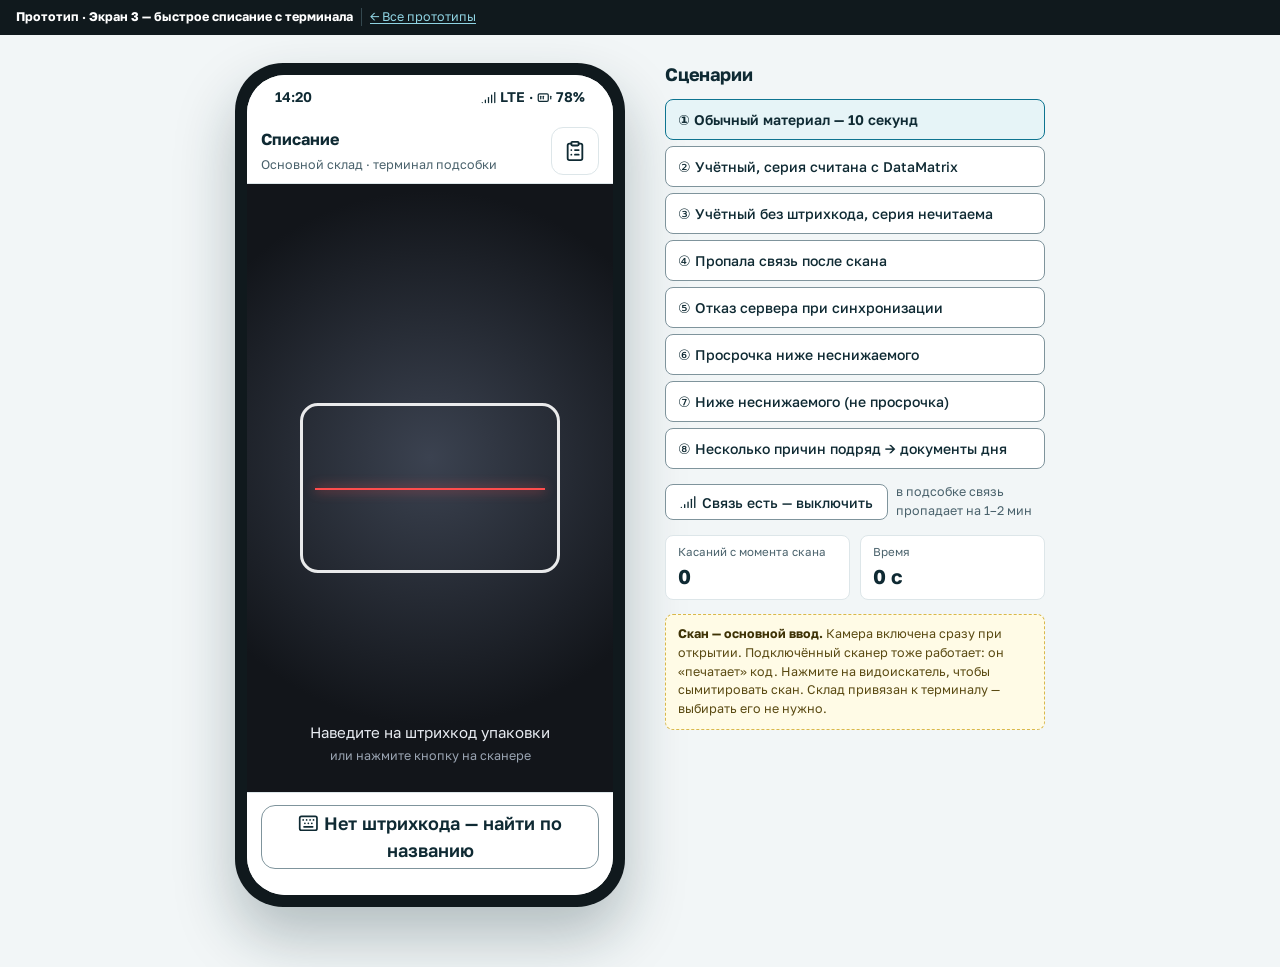
<file: prototype/mobile.html>
<!doctype html>
<html lang="ru">
<head>
<meta charset="utf-8">
<meta name="viewport" content="width=device-width, initial-scale=1">
<title>Быстрое списание (мобильный)</title>
<link rel="stylesheet" href="assets/style.css">
<style>
  body { background: var(--bg); }
  .stage { display: flex; gap: 40px; justify-content: center; align-items: flex-start; padding: 28px 24px 60px; flex-wrap: wrap; }
  .side { width: 380px; display: flex; flex-direction: column; gap: 14px; }
  .side h2 { font-size: 18px; }
  .scen { display: flex; flex-direction: column; gap: 6px; }
  .scen button { text-align: left; height: auto; padding: 9px 12px; justify-content: flex-start; white-space: normal; }
  .scen button.on { border-color: var(--accent); background: var(--accent-bg); font-weight: 600; }
  .meter { display: flex; gap: 10px; }
  .meter div { flex: 1; background: var(--surface); border: 1px solid var(--border); border-radius: 8px; padding: 8px 12px; }
  .meter small { display: block; color: var(--muted); font-size: 11.5px; }
  .meter b { font-size: 20px; }
  .netsw { display: flex; gap: 8px; align-items: center; }

  /* Телефон */
  .phone { width: 390px; height: 844px; border-radius: 48px; background: var(--device); padding: 12px; box-shadow: 0 30px 60px rgba(15,42,51,.28); flex: none; }
  .screen { width: 100%; height: 100%; border-radius: 38px; overflow: hidden; background: var(--bg); position: relative; display: flex; flex-direction: column; font-size: 16px; }
  .statusbar { height: 44px; flex: none; display: flex; align-items: center; justify-content: space-between; padding: 0 28px; font-size: 14px; font-weight: 600; background: var(--surface); }
  .statusbar .net.off { color: var(--danger); }
  .topbar { flex: none; display: flex; align-items: center; gap: 8px; padding: 8px 14px; background: var(--surface); border-bottom: 1px solid var(--border); min-height: 56px; }
  .topbar .t { flex: 1; min-width: 0; }
  .topbar .t b { display: block; font-size: 16px; }
  .topbar .t small { color: var(--muted); font-size: 12.5px; }
  .tb-btn { width: 48px; height: 48px; border-radius: 12px; border: 1px solid var(--border); background: var(--surface); color: var(--text); cursor: pointer; flex: none; display: grid; place-items: center; transition: background-color var(--t-fast) var(--ease); }
  .tb-btn:active { background: var(--accent-bg); }
  .tb-btn .ic { width: 22px; height: 22px; }
  .rbtn .ic { color: var(--accent); }
  .rbtn[aria-pressed="true"] .ic { color: var(--accent); }
  .statusbar .ic { width: 15px; height: 15px; }
  .offline .ic { width: 18px; height: 18px; flex: none; }
  .offline { flex: none; background: var(--offline-bg); color: var(--offline-text); font-size: 13.5px; padding: 8px 14px; display: flex; gap: 8px; align-items: center; }
  .body { flex: 1; overflow: auto; padding: 14px; display: flex; flex-direction: column; gap: 12px; }
  .bottom { flex: none; padding: 12px 14px 26px; background: var(--surface); border-top: 1px solid var(--border); display: flex; flex-direction: column; gap: 8px; }
  .big { height: 64px; border-radius: 14px; font-size: 18px; font-weight: 700; width: 100%; border: 0; cursor: pointer; background: var(--accent); color: var(--on-accent); transition: background-color var(--t-fast) var(--ease), transform var(--t-fast) var(--ease); }
  .big:active:not([disabled]) { transform: scale(.98); }
  .big[disabled] { background: var(--disabled-fill); color: var(--disabled-text); cursor: not-allowed; }
  .big.is-pku { background: var(--pku); }
  .big.sec { background: var(--surface); color: var(--text); border: 1.5px solid var(--border-strong); font-weight: 600; }
  .big.warn { background: var(--warn); }

  .viewfinder { flex: 1; background: radial-gradient(circle at 50% 45%, #3b4250, #12151a 70%); position: relative; display: grid; place-items: center; cursor: pointer; }
  .vf-frame { width: 260px; height: 170px; border: 3px solid rgba(255,255,255,.9); border-radius: 18px; position: relative; }
  .vf-frame::after { content: ""; position: absolute; left: 12px; right: 12px; top: 50%; height: 2px; background: #ff4d4d; box-shadow: 0 0 12px #ff4d4d; animation: scanline 1.6s ease-in-out infinite alternate; }
  @keyframes scanline { from { transform: translateY(-60px); } to { transform: translateY(60px); } }
  .vf-hint { position: absolute; bottom: 26px; left: 0; right: 0; text-align: center; color: #e8ecf2; font-size: 15px; padding: 0 24px; }
  .vf-hint small { display: block; color: #9aa4b2; font-size: 12.5px; margin-top: 4px; }

  .card { background: var(--surface); border: 1px solid var(--border); border-radius: 14px; padding: 14px; }
  .mat-name { font-size: 17px; font-weight: 700; line-height: 1.3; }
  .mat-meta { display: flex; gap: 6px; flex-wrap: wrap; margin-top: 6px; align-items: center; font-size: 13px; color: var(--muted); }
  .stock-row { display: flex; justify-content: space-between; margin-top: 10px; padding-top: 10px; border-top: 1px solid var(--border); font-size: 14px; }
  .stock-row b { font-size: 18px; }
  .lbl { font-size: 13px; font-weight: 700; color: var(--muted); text-transform: uppercase; letter-spacing: .03em; margin-bottom: 8px; display: flex; justify-content: space-between; }
  .lbl em { font-style: normal; text-transform: none; font-weight: 500; letter-spacing: 0; }
  .stepper { display: grid; grid-template-columns: 72px 1fr 72px; gap: 8px; align-items: center; }
  .stepper button { height: 64px; border-radius: 14px; border: 1.5px solid var(--border-strong); background: var(--surface); font-size: 28px; font-weight: 600; cursor: pointer; }
  .stepper .val { height: 64px; border-radius: 14px; border: 1.5px solid var(--border-strong); display: grid; place-items: center; font-size: 26px; font-weight: 700; background: var(--surface); }
  .stepper .val small { font-size: 14px; color: var(--muted); font-weight: 500; }
  .stepper.err .val { border-color: var(--danger); box-shadow: 0 0 0 1.5px var(--danger); }
  .stepper.warn .val { border-color: var(--warn-mark); box-shadow: 0 0 0 1.5px var(--warn-mark); }
  .mmsg { margin-top: 8px; font-size: 14px; display: flex; gap: 8px; line-height: 1.35; }
  .mmsg.err { color: var(--danger); } .mmsg.warn { color: var(--warn); } .mmsg.info { color: var(--muted); }
  .reasons { display: grid; grid-template-columns: 1fr 1fr; gap: 8px; }
  .rbtn { min-height: 60px; border-radius: 14px; border: 1.5px solid var(--border-strong); background: var(--surface); font-size: 15px; font-weight: 600; text-align: left; padding: 8px 12px; cursor: pointer; display: flex; flex-direction: column; justify-content: center; }
  .rbtn small { font-size: 11.5px; color: var(--muted); font-weight: 500; }
  .rbtn[aria-pressed="true"] { border-color: var(--accent); background: var(--accent-bg); box-shadow: 0 0 0 1.5px var(--accent); }
  .rbtn .chk { color: var(--accent); }
  .chips-m { display: flex; gap: 8px; flex-wrap: wrap; }
  .cm { min-height: 48px; padding: 0 16px; border-radius: 24px; border: 1.5px solid var(--border-strong); background: var(--surface); font-size: 15px; cursor: pointer; }
  .cm[aria-pressed="true"] { border-color: var(--accent); background: var(--accent-bg); font-weight: 600; }
  .sbtn { width: 100%; min-height: 60px; border-radius: 14px; border: 1.5px solid var(--border-strong); background: var(--surface); text-align: left; padding: 8px 14px; font-size: 16px; cursor: pointer; display: flex; justify-content: space-between; align-items: center; }
  .sbtn small { color: var(--muted); font-size: 13px; }
  .sbtn[aria-pressed="true"] { border-color: var(--pku); background: var(--pku-bg); box-shadow: 0 0 0 1.5px var(--pku); }
  .sbtn.dashed { border-style: dashed; }
  .pku-card { border: 2px solid var(--pku); }
  .pku-head { margin: -14px -14px 12px; padding: 8px 14px; background: var(--pku); color: var(--on-accent); font-size: 13.5px; font-weight: 700; border-radius: 12px 12px 0 0; display: flex; gap: 6px; align-items: center; }
  .pku-head svg { width: 16px; height: 16px; }
  .ok-line { display: flex; gap: 8px; align-items: center; padding: 12px; border-radius: 12px; background: var(--ok-bg); color: var(--ok); font-weight: 600; font-size: 15px; }
  .ok-line button { margin-left: auto; background: none; border: 0; color: var(--accent); font-size: 14px; cursor: pointer; }
  .photo { height: 120px; border-radius: 12px; background: repeating-linear-gradient(45deg, var(--divider), var(--divider) 8px, var(--surface-2) 8px, var(--surface-2) 16px); display: grid; place-items: center; color: var(--muted); font-size: 14px; }

  .done { flex: 1; display: flex; flex-direction: column; align-items: center; justify-content: center; text-align: center; padding: 24px; gap: 12px; }
  .done .circle { width: 96px; height: 96px; border-radius: 50%; display: grid; place-items: center; font-size: 48px; color: var(--on-accent); background: var(--ok); }
  .done .circle .ic { width: 48px; height: 48px; }
  .done .circle.wait { background: var(--pku); border-radius: 22px; transform: rotate(45deg); }
  .done .circle.wait span { transform: rotate(-45deg); }
  .done .circle.off { background: var(--faint); }
  .done h2 { font-size: 24px; }
  .done p { margin: 0; color: var(--muted); font-size: 15px; }
  .done .docchip { background: var(--surface); border: 1px solid var(--border); border-radius: 12px; padding: 10px 14px; font-size: 14px; text-align: left; width: 100%; }
  .progress { width: 100%; height: 4px; background: var(--border); border-radius: 2px; overflow: hidden; }
  .progress i { display: block; height: 100%; background: var(--ok); animation: prog 3s linear forwards; }
  @keyframes prog { from { width: 0; } to { width: 100%; } }

  .doc { background: var(--surface); border: 1px solid var(--border); border-radius: 14px; overflow: hidden; }
  .doc-h { display: flex; gap: 8px; align-items: center; padding: 10px 14px; background: var(--surface-2); border-bottom: 1px solid var(--border); font-size: 14px; }
  .doc-h b { flex: 1; }
  .doc ul { list-style: none; margin: 0; padding: 0; }
  .doc li { padding: 10px 14px; border-bottom: 1px solid var(--border); font-size: 14px; display: flex; gap: 10px; }
  .doc li:last-child { border-bottom: 0; }
  .doc li .q { margin-left: auto; font-weight: 700; white-space: nowrap; }
  .sync-err { border: 2px solid var(--danger); border-radius: 14px; background: var(--surface); padding: 14px; }
  .sync-err h3 { font-size: 16px; color: var(--danger); margin-bottom: 4px; }
  .search-m { height: 56px; width: 100%; border-radius: 14px; border: 1.5px solid var(--border-strong); padding: 0 16px; font-size: 17px; }
  .res-m { width: 100%; text-align: left; padding: 12px 14px; border-radius: 14px; border: 1px solid var(--border); background: var(--surface); cursor: pointer; font-size: 15px; }
  .res-m .mat-meta { margin-top: 4px; }
</style>
</head>
<body>
<div class="demo-bar"><b>Прототип · Экран 3 — быстрое списание с терминала</b><span class="sep"></span><a href="index.html">← Все прототипы</a></div>

<div class="stage">
  <div class="phone"><div class="screen" id="screen"></div></div>

  <aside class="side">
    <h2>Сценарии</h2>
    <div class="scen" id="scen"></div>
    <div class="netsw"><button class="btn" id="netBtn"></button><span style="color:var(--muted);font-size:12.5px">в подсобке связь пропадает на 1–2 мин</span></div>
    <div class="meter"><div><small>Касаний с момента скана</small><b id="taps">0</b></div><div><small>Время</small><b id="secs">0 с</b></div></div>
    <div class="note" id="explain"></div>
  </aside>
</div>

<script src="assets/icons.js"></script>
<script src="assets/data.js"></script>
<script>
const PKU_SVG = '<svg viewBox="0 0 16 16" fill="currentColor"><path d="M8 0 1.5 2.5v5C1.5 11.6 4.3 15 8 16c3.7-1 6.5-4.4 6.5-8.5v-5L8 0zm0 4a1.5 1.5 0 0 1 1.5 1.5c0 .6-.3 1-.8 1.3L9.5 11h-3l.8-4.2A1.5 1.5 0 0 1 8 4z"/></svg>';
const pkuBadge = () => `<span class="pku">${PKU_SVG}Учётный</span>`;
const ICON = { room: 'door-open', expired: 'hourglass', broken: 'package-x', disposal: 'recycle', other: 'ellipsis' };

const SCEN = [
  { id: 'normal', t: '① Обычный материал — 10 секунд', mid: 'm3' },
  { id: 'pku-dm', t: '② Учётный, серия считана с DataMatrix', mid: 'a1', dm: true, reason: 'broken' },
  { id: 'pku-nocode', t: '③ Учётный без штрихкода, серия нечитаема', mid: 'a3', nocode: true },
  { id: 'offline', t: '④ Пропала связь после скана', mid: 'm1', offline: true },
  { id: 'syncerr', t: '⑤ Отказ сервера при синхронизации', syncErr: true },
  { id: 'expired', t: '⑥ Просрочка ниже неснижаемого', mid: 'm6', reason: 'expired', qty: 8 },
  { id: 'min', t: '⑦ Ниже неснижаемого (не просрочка)', mid: 'm2', qty: 9, reason: 'room' },
  { id: 'today', t: '⑧ Несколько причин подряд → документы дня', today: true }
];

const S = { scen: 'normal', screen: 'scan', online: true, mid: null, qty: 1, reason: 'room', room: '203', series: '', comment: '', photo: false,
  lastReason: 'room', taps: 0, t0: 0, dm: false, outcome: null };

const TODAY = [
  { reason: 'room', room: '203', status: 'ok', items: [['Перчатки нитриловые, M', '2 упак.'], ['Шприц 5 мл 22G', '20 шт.'], ['Спиртовые салфетки', '1 упак.']] },
  { reason: 'room', room: '101', status: 'ok', items: [['Бинт марлевый 7 м × 14 см', '4 шт.']] },
  { reason: 'expired', status: 'ok', items: [['Хлоргексидин 0,05 %, 100 мл', '12 фл.']] },
  { reason: 'broken', status: 'wait', items: [['Морфин 10 мг/мл, амп. 1 мл · серия М-230411', '1 амп.']] }
];

const EXPLAIN = {
  scan: '<b>Скан — основной ввод.</b> Камера включена сразу при открытии. Подключённый сканер тоже работает: он «печатает» код. Нажмите на видоискатель, чтобы сымитировать скан. Склад привязан к терминалу — выбирать его не нужно.',
  item: '<b>Карточка после скана.</b> Количество по умолчанию — 1, причина — та же, что в прошлый раз. Для обычного материала остаётся одно касание: «Списать». Все цели ≥ 56 px (под перчатку), главная кнопка — в зоне большого пальца. Кнопка сама говорит, чего не хватает.',
  pku: '<b>Учётный с терминала — можно, но честно.</b> Серия берётся из DataMatrix, а если её там нет — выбирается из серий на остатке крупными кнопками. Комментарий — из готовых фраз в одно касание или голосом. «Прочее» для учётного не показываем вообще. Бой/утилизация уходят на подтверждение, остаток резервируется.',
  done: '<b>Подтверждение без модалок.</b> Экран сам вернётся к сканеру через 3 с — можно сразу сканировать следующую упаковку. Видно, в какой документ дня попала позиция. Отменить можно сразу здесь.',
  offline: '<b>Нет связи.</b> Ввод не теряется: позиция сохранена на телефоне со статусом «Не проведено — ждёт сети». Без проверки на сервере документ не проводится. Коробку можно отдавать: при связи проведём автоматически, а если сервер откажет — придёт уведомление с готовым действием.',
  today: '<b>Документы дня.</b> Кладовщик выбирает причину у каждой позиции, а система раскладывает их по документам: одна причина — один документ (проводка не ломается). Пять документов из-за пяти причин он больше не создаёт руками, поэтому «Прочее» не нужно.',
  manual: '<b>Нет штрихкода.</b> Поиск по названию — крупные строки, учётные видны сразу.',
  syncerr: '<b>Сервер отказал.</b> Пока не было связи, кто-то списал часть остатка с компьютера. Предлагаем готовый выход: списать столько, сколько есть, или передать разбор на компьютер.'
};

const screenEl = document.getElementById('screen');
const m = () => findMaterial(S.mid);
const avail = x => Math.max(0, x.stock - x.min);

function tap() { S.taps++; meter(); }
function meter() { document.getElementById('taps').textContent = S.taps; document.getElementById('secs').textContent = S.t0 ? Math.round((Date.now() - S.t0) / 1000) + ' с' : '0 с'; }
setInterval(() => { if (S.t0 && S.screen !== 'done') meter(); }, 500);

function statusbar() {
  return `<div class="statusbar"><span>14:20</span><span class="net ${S.online ? '' : 'off'}">${S.online ? icon('signal') + ' LTE' : icon('wifi-off') + ' нет сети'} · ${icon('battery-medium')} 78%</span></div>
    ${S.online ? '' : `<div class="offline">${icon('triangle-alert')}<span>Нет связи. Всё, что вы введёте, сохранится на телефоне и проведётся при появлении сети.</span></div>`}`;
}

function issues() {
  const x = m(), e = [], w = [];
  if (S.qty > x.stock) e.push(`На складе только ${x.stock} ${x.unit}.`);
  else if (S.reason === 'expired') { if (x.min && x.stock - S.qty < x.min) w.push(`Остаток станет ${x.stock - S.qty} — ниже неснижаемого (${x.min}). Просрочку всё равно списываем сегодня. Заявку на пополнение создадим сами.`); }
  else if (x.min && S.qty > avail(x)) e.push(`Ниже неснижаемого: можно списать ${avail(x)} ${x.unit}. Если упаковка просрочена — выберите «Срок годности».`);
  return { e, w };
}
function missing() {
  const x = m();
  if (issues().e.length) return 'Исправьте количество';
  if (!S.reason) return 'Выберите причину';
  if (S.reason === 'room' && !S.room) return 'Выберите кабинет';
  if (x.accounted) {
    if (!S.series) return 'Укажите серию';
    if (S.series === 'unknown' && !S.photo) return 'Сфотографируйте упаковку';
    if (!S.comment) return 'Добавьте комментарий';
  }
  return null;
}
const needsApproval = () => m().accounted && (S.reason === 'broken' || S.reason === 'disposal' || S.series === 'unknown');

function render() {
  let html = statusbar();
  const sc = S.screen;
  if (sc === 'scan') {
    html += `<div class="topbar"><div class="t"><b>Списание</b><small>Основной склад · терминал подсобки</small></div><button class="tb-btn" data-go="today" aria-label="Документы за сегодня">${icon('clipboard-list')}</button></div>
      <div class="viewfinder" id="vf"><div class="vf-frame"></div><div class="vf-hint">Наведите на штрихкод упаковки<small>или нажмите кнопку на сканере</small></div></div>
      <div class="bottom"><button class="big sec" data-go="manual">${icon('keyboard')} Нет штрихкода — найти по названию</button></div>`;
  }
  if (sc === 'manual') {
    html += `<div class="topbar"><button class="tb-btn" data-go="scan" aria-label="Назад">${icon('arrow-left')}</button><div class="t"><b>Поиск по названию</b></div></div>
      <div class="body"><input class="search-m" value="спирт" aria-label="Поиск">
        ${MATERIALS.filter(x => /спирт/i.test(x.name)).map(x => `<button class="res-m" data-pick="${x.id}"><div><b>${x.name}</b></div><div class="mat-meta">${x.sku} ${x.accounted ? pkuBadge() : ''} · остаток ${x.stock} ${x.unit}</div></button>`).join('')}
      </div>`;
  }
  if (sc === 'item') html += itemScreen();
  if (sc === 'done') html += doneScreen();
  if (sc === 'today') html += todayScreen();
  screenEl.innerHTML = html;
  bind();
  document.getElementById('explain').innerHTML = EXPLAIN[sc === 'item' && m().accounted ? 'pku' : sc === 'done' && !S.online ? 'offline' : sc === 'today' && S.scen === 'syncerr' ? 'syncerr' : sc] || '';
  document.getElementById('netBtn').innerHTML = S.online ? icon('signal') + ' Связь есть — выключить' : icon('wifi-off') + ' Связи нет — включить';
}

function itemScreen() {
  const x = m(), iss = issues(), miss = missing();
  const reasons = REASONS.filter(r => !(x.accounted && r.id === 'other'));
  const appr = needsApproval();
  let pku = '';
  if (x.accounted) {
    const serBlock = S.dm
      ? `<div class="ok-line">✓ Серия ${S.series} — считана с кода<button data-act="undm">Изменить</button></div>`
      : `${x.series.filter(s => s.qty).map(s => `<button class="sbtn" data-series="${s.no}" aria-pressed="${S.series === s.no}"><span><b>${s.no}</b></span><small>${s.qty} ${x.unit} · до ${s.exp}</small></button>`).join('')}
         <button class="sbtn dashed" data-series="unknown" aria-pressed="${S.series === 'unknown'}"><span>Не могу прочитать серию</span><small>решит медсестра</small></button>
         ${S.series === 'unknown' ? (S.photo ? `<div class="ok-line">${icon('camera')} Фото упаковки прикреплено<button data-act="rephoto">Переснять</button></div>` : `<button class="big sec" data-act="photo">${icon('camera')} Сфотографировать упаковку</button>`) : ''}`;
    pku = `
      <div><div class="lbl">Серия *<em>${S.dm ? '' : 'выберите ту, что на упаковке'}</em></div><div style="display:flex;flex-direction:column;gap:8px">${serBlock}</div></div>
      <div><div class="lbl">Комментарий *<em>одно касание</em></div>
        <div class="chips-m">${['Разбита при выдаче', 'Выдано по назначению', 'Истёк срок', 'Повреждена упаковка'].map(c => `<button class="cm" data-comment="${c}" aria-pressed="${S.comment === c}">${c}</button>`).join('')}
        <button class="cm" data-comment="Голосом: «Ампула треснула в лотке при выдаче процедурной»" aria-pressed="${S.comment.startsWith('Голосом')}">${icon('mic')} Надиктовать</button></div></div>`;
  }
  return `<div class="topbar"><button class="tb-btn" data-go="scan" aria-label="Отмена">${icon('x')}</button><div class="t"><b>Списать</b><small>Основной склад</small></div><button class="tb-btn" data-go="today" aria-label="Документы за сегодня">${icon('clipboard-list')}</button></div>
  <div class="body">
    <div class="card ${x.accounted ? 'pku-card' : ''}">
      ${x.accounted ? `<div class="pku-head">${PKU_SVG} УЧЁТНЫЙ МАТЕРИАЛ — нужны серия и комментарий</div>` : ''}
      <div class="mat-name">${x.name}</div>
      <div class="mat-meta">${x.sku}${x.min ? ` <span class="tag warn">▼ Неснижаемый ${x.min}</span>` : ''}${x.expired ? ` <span class="tag danger">${icon('hourglass')} Просрочено ${x.expired}</span>` : ''}</div>
      <div class="stock-row"><span>На складе <b>${x.stock}</b> ${x.unit}</span><span>${x.min ? `можно <b>${avail(x)}</b>` : 'можно всё'}</span></div>
    </div>
    <div><div class="lbl">Количество</div>
      <div class="stepper ${iss.e.length ? 'err' : iss.w.length ? 'warn' : ''}"><button data-q="-1" aria-label="Меньше">−</button><div class="val">${S.qty} <small>${x.unit}</small></div><button data-q="1" aria-label="Больше">+</button></div>
      ${iss.e.map(t => `<div class="mmsg err"><b>✕</b><span>${t}</span></div>`).join('')}${iss.w.map(t => `<div class="mmsg warn"><b>!</b><span>${t}</span></div>`).join('')}
    </div>
    <div><div class="lbl">Причина${S.lastReason && S.reason === S.lastReason ? '<em>как в прошлый раз</em>' : ''}</div>
      <div class="reasons">${reasons.map(r => `<button class="rbtn" data-reason="${r.id}" aria-pressed="${S.reason === r.id}"><span>${S.reason === r.id ? `<span class="chk">✓</span> ` : ``}${icon(ICON[r.id])} ${r.short}</span>${x.accounted && (r.id === 'broken' || r.id === 'disposal') ? '<small>◆ с подтверждением медсестры</small>' : ''}</button>`).join('')}</div>
      ${x.accounted ? '<div class="mmsg info">«Прочее» для учётных недоступно — нужна конкретная причина.</div>' : ''}
    </div>
    ${S.reason === 'room' ? `<div><div class="lbl">Кабинет<em>последние</em></div><div class="chips-m">${['203', '101', '305', '412'].map(r => `<button class="cm" data-room="${r}" aria-pressed="${S.room === r}">${r}</button>`).join('')}<button class="cm">Другой…</button></div></div>` : ''}
    ${pku}
  </div>
  <div class="bottom">
    ${appr && !miss ? `<div class="mmsg info" style="margin:0">◆ Уйдёт на подтверждение: ${APPROVER.name}. Количество будет в резерве.</div>` : ''}
    <button class="big ${x.accounted ? 'is-pku' : ''} ${iss.w.length && !miss ? 'warn' : ''}" id="submit" ${miss ? 'disabled' : ''}>${miss ? miss : appr ? `Отправить на подтверждение` : `Списать ${S.qty} ${x.unit}${S.reason === 'room' ? ` → каб. ${S.room}` : ''}`}</button>
  </div>`;
}

function doneScreen() {
  const x = m(), r = REASONS.find(r => r.id === S.reason);
  const docName = `«${r.name}${S.reason === 'room' ? ' · ' + S.room : ''}»`;
  if (!S.online) return `<div class="done"><div class="circle off">${icon('wifi-off')}</div><h2>Сохранено на телефоне</h2>
    <p>${x.name}, ${S.qty} ${x.unit}</p>
    <div class="docchip"><b>Не проведено — ждёт сети.</b><br>Как только связь появится, проверим остаток на сервере и проведём. <b>Коробку можно отдавать.</b> Если что-то не сойдётся, придёт уведомление.</div>
    <button class="big sec" data-go="scan">Сканировать следующее</button><button class="btn ghost" data-go="today">Очередь: 1 позиция ждёт сети</button></div>`;
  if (S.outcome === 'wait') return `<div class="done"><div class="circle wait"><span>◆</span></div><h2>Отправлено на подтверждение</h2>
    <p>${x.name}, ${S.qty} ${x.unit} · серия ${S.series === 'unknown' ? 'не определена' : S.series}</p>
    <div class="docchip">Запрос у <b>${APPROVER.name}</b>. Пока она не ответит, ${S.qty} ${x.unit} в резерве. <b>Ждать не нужно</b> — о решении придёт уведомление.</div>
    <div class="progress"><i></i></div><button class="big sec" data-go="scan">Сканировать следующее</button></div>`;
  return `<div class="done"><div class="circle">${icon('check')}</div><h2>Списано</h2>
    <p>${x.name} — ${S.qty} ${x.unit}</p>
    <div class="docchip">Добавлено в документ дня ${docName}. Сегодня в нём ${S.reason === 'room' && S.room === '203' ? 4 : 1} поз.<br><span style="color:var(--muted)">Остаток: ${x.stock - S.qty} ${x.unit}</span></div>
    <div class="progress"><i></i></div>
    <div style="display:flex;gap:8px;width:100%"><button class="big sec" data-act="undo" style="flex:1">↶ Отменить</button><button class="big" data-go="scan" style="flex:1">Дальше</button></div></div>`;
}

function todayScreen() {
  const r = id => REASONS.find(x => x.id === id).name;
  const syncErr = S.scen === 'syncerr';
  const queued = !S.online || syncErr;
  return `<div class="topbar"><button class="tb-btn" data-go="scan" aria-label="Назад">${icon('arrow-left')}</button><div class="t"><b>Сегодня, 14 октября</b><small>${TODAY.length + (queued ? 1 : 0)} ${TODAY.length + (queued ? 1 : 0) > 4 ? 'документов' : 'документа'} · по одному на причину</small></div></div>
  <div class="body">
    ${syncErr ? `<div class="sync-err"><h3>✕ Не проведено: перчатки L</h3>
      <div style="font-size:14px">Пока не было связи, остаток изменился: на сервере доступно <b>8 упак.</b>, а вы списали 10. Коробку уже отдали в кабинет 203?</div>
      <div style="display:flex;flex-direction:column;gap:8px;margin-top:12px"><button class="big" data-act="fix8">Списать 8 — сколько есть</button><button class="big sec" data-act="handoff">Разберусь с компьютера</button></div>
      <div class="mmsg info">Если выдали больше, чем числится, — это расхождение. Его разберут при инвентаризации, черновик сохранится.</div></div>` : ''}
    ${!S.online && !syncErr ? `<div class="doc"><div class="doc-h">${icon('clock')} <b>Ждёт сети</b><span class="tag">не проведено</span></div><ul><li>${m() ? m().name : 'Перчатки нитриловые, M'}<span class="q">${S.qty} шт.</span></li></ul></div>` : ''}
    ${TODAY.map(d => `<div class="doc"><div class="doc-h">${icon(ICON[d.reason])} <b>${r(d.reason)}${d.room ? ' · каб. ' + d.room : ''}</b>${d.status === 'ok' ? '<span class="tag ok">✓ проведён</span>' : '<span class="tag" style="color:var(--pku)">◆ ждёт подтверждения</span>'}</div>
      <ul>${d.items.map(i => `<li>${i[0]}<span class="q">${i[1]}</span></li>`).join('')}</ul></div>`).join('')}
    <div class="note">Одна причина — один документ. Новую позицию с той же причиной (и кабинетом) система добавит в существующий документ дня, а с другой причиной — создаст новый.</div>
  </div>`;
}

function bind() {
  screenEl.querySelectorAll('[data-go]').forEach(b => b.onclick = () => { tap(); S.screen = b.dataset.go; if (S.screen === 'scan') resetItem(); render(); });
  const vf = document.getElementById('vf');
  if (vf) vf.onclick = () => doScan();
  screenEl.querySelectorAll('[data-pick]').forEach(b => b.onclick = () => { tap(); openItem(b.dataset.pick); });
  screenEl.querySelectorAll('[data-q]').forEach(b => b.onclick = () => { tap(); S.qty = Math.max(1, S.qty + +b.dataset.q); render(); });
  screenEl.querySelectorAll('[data-reason]').forEach(b => b.onclick = () => { tap(); S.reason = b.dataset.reason; render(); });
  screenEl.querySelectorAll('[data-room]').forEach(b => b.onclick = () => { tap(); S.room = b.dataset.room; render(); });
  screenEl.querySelectorAll('[data-series]').forEach(b => b.onclick = () => { tap(); S.series = b.dataset.series; render(); });
  screenEl.querySelectorAll('[data-comment]').forEach(b => b.onclick = () => { tap(); S.comment = b.dataset.comment; render(); });
  screenEl.querySelectorAll('[data-act]').forEach(b => b.onclick = () => {
    tap(); const a = b.dataset.act;
    if (a === 'undm') { S.dm = false; S.series = ''; }
    if (a === 'photo' || a === 'rephoto') S.photo = true;
    if (a === 'undo') { S.screen = 'scan'; resetItem(); toastM('Списание отменено, остаток возвращён'); }
    if (a === 'fix8') { S.scen = 'today'; toastM('Списано 8 упак. Расхождение 2 упак. — в черновике для разбора'); }
    if (a === 'handoff') { S.scen = 'today'; toastM('Черновик ждёт вас в «Документы → Черновики» на компьютере'); }
    render();
  });
  const sub = document.getElementById('submit');
  if (sub) sub.onclick = () => {
    tap(); S.outcome = needsApproval() ? 'wait' : 'ok'; S.lastReason = S.reason; S.screen = 'done'; render(); meter(); S.t0 = 0;
    if (S.online && S.outcome === 'ok') setTimeout(() => { if (S.screen === 'done') { S.screen = 'scan'; resetItem(); render(); } }, 3200);
  };
}
function toastM(t) {
  const d = document.createElement('div'); d.className = 'toast'; d.style.cssText = 'position:absolute;left:14px;right:14px;bottom:110px;z-index:5';
  d.textContent = t; screenEl.appendChild(d); setTimeout(() => d.remove(), 3000);
}
function resetItem() { S.mid = null; S.qty = 1; S.series = ''; S.comment = ''; S.photo = false; S.dm = false; S.reason = S.lastReason; S.taps = 0; S.t0 = 0; meter(); }
function openItem(mid, opt = {}) {
  const sc = SCEN.find(s => s.id === S.scen);
  S.mid = mid; S.screen = 'item'; S.qty = sc.qty || 1; S.reason = sc.reason || S.lastReason;
  if (opt.dm) { S.dm = true; S.series = findMaterial(mid).series[0].no; }
  render();
}
function doScan() {
  const sc = SCEN.find(s => s.id === S.scen);
  S.taps = 0; S.t0 = Date.now(); meter();
  if (sc.nocode) { S.screen = 'manual'; render(); return; }
  if (sc.offline) S.online = false;
  openItem(sc.mid || 'm3', { dm: sc.dm });
}

document.getElementById('scen').innerHTML = SCEN.map(s => `<button class="btn" data-s="${s.id}">${s.t}</button>`).join('');
document.querySelectorAll('[data-s]').forEach(b => b.onclick = () => {
  S.scen = b.dataset.s; S.online = true; S.lastReason = 'room'; S.room = '203'; resetItem();
  const sc = SCEN.find(s => s.id === S.scen);
  S.screen = sc.today || sc.syncErr ? 'today' : 'scan';
  document.querySelectorAll('[data-s]').forEach(x => x.classList.toggle('on', x === b));
  render();
});
document.getElementById('netBtn').onclick = () => { S.online = !S.online; render(); };
document.querySelector('[data-s="normal"]').classList.add('on');
render();
</script>
</body>
</html>
</file>
<file: prototype/assets/style.css>
/* МедСклад — современный медицинский стиль: спокойный бирюзовый акцент, нейтрали с бирюзовым оттенком,
   Golos Text (родная кириллица). Контраст: текст ≥ 4.5:1, рамки контролов ≥ 3:1 на surface. */
@import url("https://fonts.googleapis.com/css2?family=Golos+Text:wght@400;500;600;700&display=swap");

:root {
  /* поверхности */
  --bg: #f2f6f7;
  --surface: #ffffff;
  --surface-2: #f6f9fa;
  --border: #dde6e9;
  --border-strong: #7f949c;   /* рамки полей и кнопок, 3.2:1 на surface */
  --divider: #c9d6db;
  /* текст */
  --text: #0f2a33;
  --muted: #4a626c;           /* 6.4:1 */
  --faint: #647a83;           /* 4.5:1 — только второстепенное */
  /* акцент — медицинский бирюзовый */
  --accent: #0e7490;          /* белый текст 5.4:1 */
  --accent-hover: #155e75;
  --accent-bg: #e6f4f7;
  --accent-border: #a9dce6;
  --on-accent: #ffffff;
  --focus: #0e7490;
  /* состояния */
  --danger: #b42318;
  --danger-bg: #fdedec;
  --danger-border: #f3c3be;
  --warn: #8a5300;
  --warn-bg: #fff5e0;
  --warn-border: #f1d49a;
  --warn-edge: #d39a2b;
  --warn-mark: #b7790f;
  --ok: #047857;
  --ok-bg: #e7f6ef;
  --ok-border: #b7e2ce;
  /* учётные (ПКУ) */
  --pku: #5b2fa8;
  --pku-bg: #f2ecfb;
  --pku-border: #cdb9ef;
  --pku-surface: #fbf9ff;
  /* служебные */
  --flash: #fff1a8;
  --scrim: rgba(15, 42, 51, .45);
  --offline-bg: #3a2a00;
  --offline-text: #ffe2a0;
  --disabled-fill: #cbd6da;
  --disabled-text: #3f545c;
  --device: #10191d;
  --note-bg: #fffbe6;
  --note-border: #d9b84a;
  --note-text: #5a4a12;
  --note-strong: #3e3205;
  /* форма */
  --radius: 8px;
  --radius-lg: 12px;
  --shadow: 0 1px 2px rgba(15, 42, 51, .05), 0 2px 8px rgba(15, 42, 51, .06);
  --shadow-pop: 0 12px 32px rgba(15, 42, 51, .14);
  --shadow-modal: 0 24px 64px rgba(15, 42, 51, .22);
  --shadow-dock: 0 -6px 20px rgba(15, 42, 51, .06);
  --ease: cubic-bezier(.2, .7, .3, 1);
  --t-fast: 150ms;
  --font: "Golos Text", "Segoe UI", system-ui, -apple-system, Roboto, Arial, sans-serif;
}

* { box-sizing: border-box; }
html, body { margin: 0; }
body { font: 14px/1.5 var(--font); color: var(--text); background: var(--bg); -webkit-font-smoothing: antialiased; }
button, input, select, textarea { font: inherit; color: inherit; }
button { cursor: pointer; }
a { color: var(--accent); text-underline-offset: 2px; }
h1, h2, h3, h4 { margin: 0; line-height: 1.25; letter-spacing: -.01em; }
.num, [data-num] { font-variant-numeric: tabular-nums; }

/* Иконки Lucide: размер по тексту, цвет — currentColor */
.ic { width: 1.15em; height: 1.15em; flex: none; vertical-align: -0.2em; }
.ic.lg { width: 20px; height: 20px; }
.ic.xl { width: 28px; height: 28px; }

:focus-visible { outline: 2px solid var(--focus); outline-offset: 2px; }

.btn {
  display: inline-flex; align-items: center; justify-content: center; gap: 6px;
  height: 36px; padding: 0 14px; border-radius: var(--radius);
  border: 1px solid var(--border-strong); background: var(--surface); white-space: nowrap; font-weight: 500;
  transition: background-color var(--t-fast) var(--ease), border-color var(--t-fast) var(--ease), color var(--t-fast) var(--ease), box-shadow var(--t-fast) var(--ease);
}
.btn:hover { background: var(--surface-2); border-color: var(--text); }
.btn:active { background: var(--accent-bg); }
.btn.primary { background: var(--accent); border-color: var(--accent); color: var(--on-accent); font-weight: 600; }
.btn.primary:hover { background: var(--accent-hover); border-color: var(--accent-hover); }
.btn.danger { color: var(--danger); border-color: var(--danger-border); }
.btn.danger:hover { background: var(--danger-bg); border-color: var(--danger); }
.btn.ghost { border-color: transparent; background: transparent; color: var(--muted); }
.btn.ghost:hover { background: var(--surface-2); color: var(--text); border-color: transparent; }
.btn[disabled] { opacity: .45; cursor: not-allowed; }
.btn[disabled]:hover { background: var(--surface); border-color: var(--border-strong); }
.btn.primary[disabled]:hover { background: var(--accent); border-color: var(--accent); }
.btn.sm { height: 28px; padding: 0 10px; font-size: 13px; }
.btn.icon { width: 32px; padding: 0; }

.field { display: flex; flex-direction: column; gap: 4px; }
.field > label { font-size: 12px; font-weight: 600; color: var(--muted); }
.input, .select, .textarea {
  height: 36px; padding: 0 10px; border: 1px solid var(--border-strong); border-radius: var(--radius); background: var(--surface); min-width: 0;
  transition: border-color var(--t-fast) var(--ease), box-shadow var(--t-fast) var(--ease);
}
.input:hover, .select:hover { border-color: var(--text); }
.input:focus, .select:focus, .textarea:focus { outline: none; border-color: var(--accent); box-shadow: 0 0 0 3px var(--accent-bg), 0 0 0 1px var(--accent) inset; }
.textarea { height: auto; padding: 8px 10px; resize: vertical; }
.input::placeholder { color: var(--faint); }
.input.err, .select.err, .textarea.err { border-color: var(--danger); box-shadow: 0 0 0 1px var(--danger) inset; }
.input.warn { border-color: var(--warn-edge); box-shadow: 0 0 0 1px var(--warn-edge) inset; }
.input[disabled], .select[disabled] { background: var(--surface-2); color: var(--faint); border-color: var(--border); cursor: not-allowed; }

/* Учётный: отличие формой + текстом + цветом */
.pku {
  display: inline-flex; align-items: center; gap: 4px; padding: 1px 7px 1px 5px;
  border: 1.5px solid var(--pku); border-radius: 4px; color: var(--pku); background: var(--pku-bg);
  font-size: 11px; font-weight: 700; letter-spacing: .03em; text-transform: uppercase; white-space: nowrap;
}
.pku svg { width: 12px; height: 12px; }
.tag {
  display: inline-flex; align-items: center; gap: 4px; padding: 1px 8px; border-radius: 999px;
  font-size: 12px; font-weight: 500; background: var(--surface-2); border: 1px solid var(--border); color: var(--muted); white-space: nowrap;
}
.tag .ic { width: 13px; height: 13px; }
.tag.warn { background: var(--warn-bg); border-color: var(--warn-border); color: var(--warn); }
.tag.danger { background: var(--danger-bg); border-color: var(--danger-border); color: var(--danger); }
.tag.ok { background: var(--ok-bg); border-color: var(--ok-border); color: var(--ok); }
.tag.info { background: var(--accent-bg); border-color: var(--accent-border); color: var(--accent); }

.msg { display: flex; gap: 6px; align-items: flex-start; font-size: 12.5px; line-height: 1.4; }
.msg.err { color: var(--danger); }
.msg.warn { color: var(--warn); }
.msg .ico { flex: none; font-weight: 700; }
.msg .ic { width: 14px; height: 14px; margin-top: 1px; }

.banner { display: flex; gap: 12px; align-items: flex-start; padding: 12px 16px; border-radius: var(--radius-lg); border: 1px solid; }
.banner.err { background: var(--danger-bg); border-color: var(--danger-border); }
.banner.warn { background: var(--warn-bg); border-color: var(--warn-border); }
.banner.info { background: var(--accent-bg); border-color: var(--accent-border); }
.banner.ok { background: var(--ok-bg); border-color: var(--ok-border); }
.banner .b-ico { line-height: 1; flex: none; display: grid; place-items: center; }
.banner .b-ico .ic { width: 22px; height: 22px; }
.banner.err .b-ico { color: var(--danger); } .banner.warn .b-ico { color: var(--warn); } .banner.ok .b-ico { color: var(--ok); } .banner.info .b-ico { color: var(--accent); }
.banner .b-body { flex: 1; min-width: 0; }
.banner .b-title { font-weight: 600; margin-bottom: 2px; }
.banner .b-actions { display: flex; gap: 8px; margin-top: 10px; flex-wrap: wrap; }

.note {
  background: var(--note-bg); border: 1px dashed var(--note-border); border-radius: var(--radius); padding: 10px 12px; font-size: 12.5px; color: var(--note-text);
}
.note b { color: var(--note-strong); }

.demo-bar {
  position: sticky; top: 0; z-index: 50; display: flex; gap: 8px; align-items: center; flex-wrap: wrap;
  padding: 8px 16px; background: var(--device); color: #cfdde2; font-size: 12.5px;
}
.demo-bar b { color: #fff; }
.demo-bar .btn { height: 28px; font-size: 12.5px; background: #1f2f35; border-color: #34484f; color: #e3eef1; }
.demo-bar .btn:hover { background: #2a3e45; border-color: #4d666e; }
.demo-bar .btn.on { background: #e3eef1; color: var(--device); }
.demo-bar a { color: #8fd3e2; }
.demo-bar .sep { width: 1px; height: 18px; background: #34484f; }

.toast-wrap { position: fixed; left: 50%; bottom: 24px; transform: translateX(-50%); z-index: 200; display: flex; flex-direction: column; gap: 8px; align-items: center; }
.toast { background: var(--text); color: #fff; padding: 10px 16px; border-radius: var(--radius); box-shadow: var(--shadow-pop); font-size: 13.5px; display: flex; gap: 12px; align-items: center; animation: toast-in 200ms var(--ease); }
.toast button { background: none; border: 0; color: #8fd3e2; font-weight: 600; }
@keyframes toast-in { from { opacity: 0; transform: translateY(8px); } to { opacity: 1; transform: none; } }

@media (prefers-reduced-motion: reduce) {
  *, *::before, *::after { animation-duration: 1ms !important; animation-iteration-count: 1 !important; transition-duration: 1ms !important; }
}
</file>
